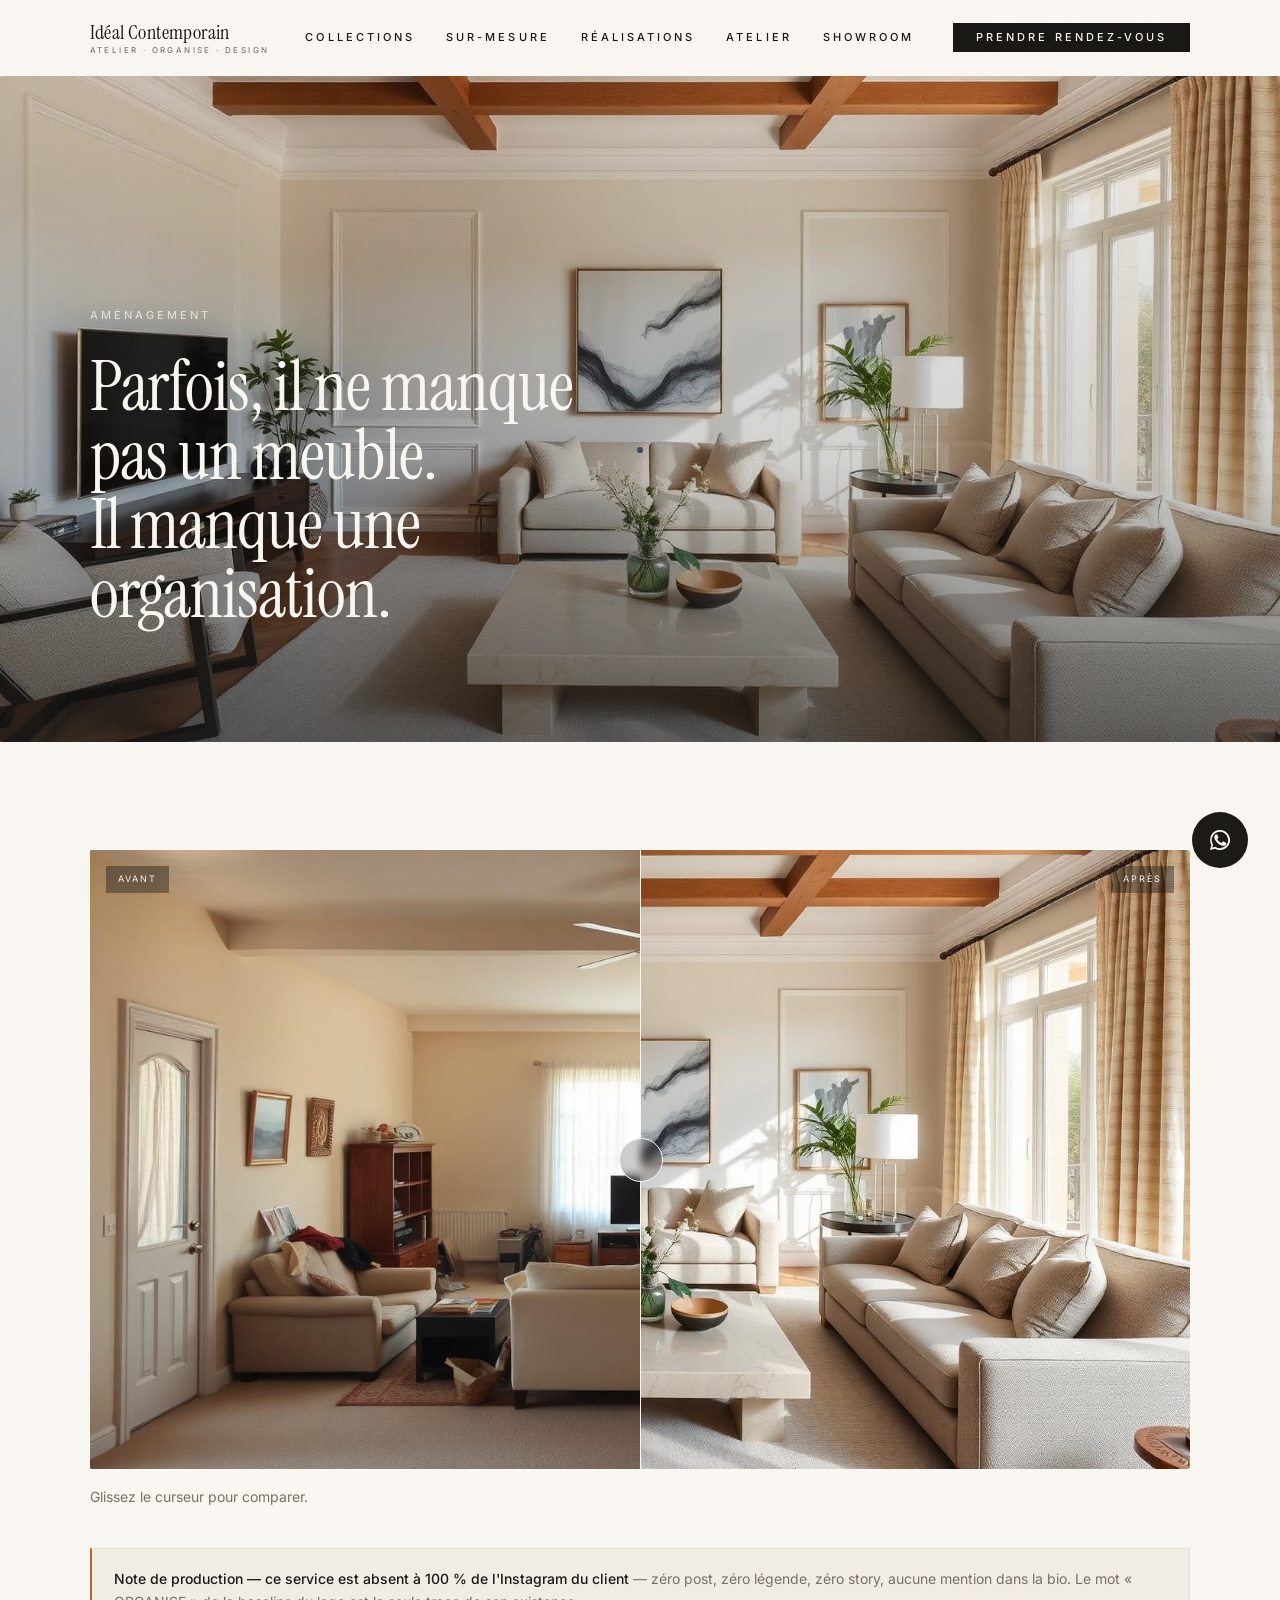
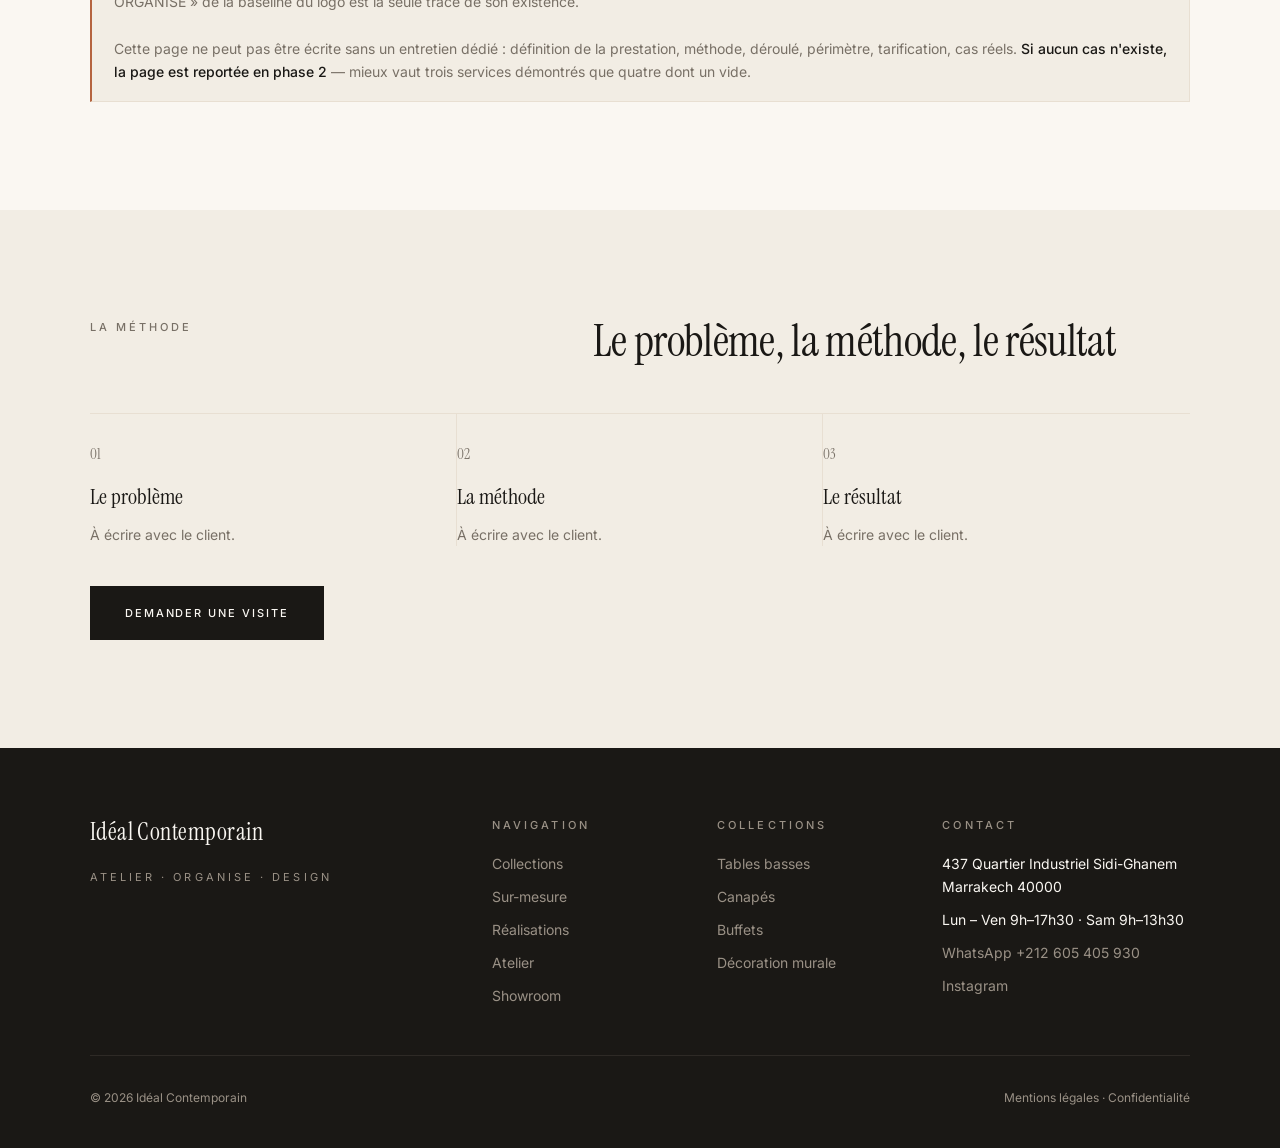
<file: amenagement.html>
<!DOCTYPE html>
<html lang="fr">
<head>
<meta charset="utf-8">
<meta name="viewport" content="width=device-width, initial-scale=1">
<title>Réorganisation d'espace — Idéal Contemporain, Marrakech</title>
<meta name="description" content="Réorganisation et optimisation d'espace à Marrakech.">
<meta property="og:title" content="Réorganisation d'espace — Idéal Contemporain, Marrakech">
<meta property="og:description" content="Réorganisation et optimisation d'espace à Marrakech.">
<meta property="og:locale" content="fr_FR">
<link rel="stylesheet" href="assets/css/main.css">
</head>
<body>

<header class="header header--solid">
  <div class="header__inner">
    <a class="brand" href="index.html">Idéal Contemporain<small>Atelier · Organise · Design</small></a>
    <button class="burger" aria-label="Menu" aria-expanded="false"><span></span></button>
    <nav class="nav">
      <a href="collections.html">Collections</a>
      <a href="sur-mesure.html">Sur-mesure</a>
      <a href="realisations.html">Réalisations</a>
      <a href="atelier.html">Atelier</a>
      <a href="showroom.html">Showroom</a>
      <a class="btn btn--sm nav__cta" href="contact.html">Prendre rendez-vous</a>
    </nav>
  </div>
</header>

<main style="padding-top:var(--header-h)">
<section class="hero hero--inner">
  <div class="hero__bg"><div class="ph" style="height:100%"><img src="assets/img/hero-amenagement.jpg" alt="Espace réorganisé" onload="this.classList.add('is-loaded')" onerror="this.remove()"></div></div>
  <div class="hero__content">
    <span class="label">Aménagement</span>
    <h1 class="hero__title" data-words>Parfois, il ne manque pas un meuble.<br>Il manque une organisation.</h1>
    
  </div>
</section>

<section class="section">
  <div class="wrap">
    <div class="reveal">
      <div class="compare" data-cursor="Glisser">
        <div class="compare__after ph"><img src="assets/img/apres.jpg" alt="Après" loading="lazy" onload="this.classList.add('is-loaded')" onerror="this.remove()"><span class="ph__label">Photo · Après</span></div>
        <div class="compare__before ph ph--acier"><img src="assets/img/avant.jpg" alt="Avant" loading="lazy" onload="this.classList.add('is-loaded')" onerror="this.remove()"><span class="ph__label">Photo · Avant</span></div>
        <span class="compare__tag compare__tag--l">Avant</span>
        <span class="compare__tag compare__tag--r">Après</span>
        <div class="compare__handle"></div>
      </div>
      <p class="small" style="margin-top:1rem">Glissez le curseur pour comparer.</p>
    </div>

    <div class="prodnote reveal" style="margin-top:2.5rem"><strong>Note de production —</strong> <strong>ce service est absent à 100 % de l'Instagram du client</strong> — zéro post, zéro légende, zéro story, aucune mention dans la bio. Le mot « ORGANISE » de la baseline du logo est la seule trace de son existence.<br><br>Cette page ne peut pas être écrite sans un entretien dédié : définition de la prestation, méthode, déroulé, périmètre, tarification, cas réels. <strong>Si aucun cas n'existe, la page est reportée en phase 2</strong> — mieux vaut trois services démontrés que quatre dont un vide.</div>

  </div>
</section>

<section class="section section--alt">
  <div class="wrap">
    <div class="split reveal" style="margin-bottom:3rem">
      <div><span class="label">La méthode</span></div>
      <div><h2>Le problème, la méthode, le résultat</h2></div>
    </div>
    <div class="steps reveal" style="grid-template-columns:repeat(3,1fr)">
      <div><span class="steps__num">01</span><span class="steps__title">Le problème</span><p class="small">À écrire avec le client.</p></div>
      <div><span class="steps__num">02</span><span class="steps__title">La méthode</span><p class="small">À écrire avec le client.</p></div>
      <div><span class="steps__num">03</span><span class="steps__title">Le résultat</span><p class="small">À écrire avec le client.</p></div>
    </div>
    <div class="btn-row reveal">
      <a class="btn" href="contact.html">Demander une visite</a>
    </div>
  </div>
</section>
</main>

<footer class="footer">
  <div class="wrap">
    <div class="footer__grid">
      <div>
        <span class="brand" style="font-size:1.5rem">Idéal Contemporain</span>
        <p class="footer__baseline">Atelier · Organise · Design</p>
      </div>
      <div>
        <h4>Navigation</h4>
        <ul>
          <li><a href="collections.html">Collections</a></li>
          <li><a href="sur-mesure.html">Sur-mesure</a></li>
          <li><a href="realisations.html">Réalisations</a></li>
          <li><a href="atelier.html">Atelier</a></li>
          <li><a href="showroom.html">Showroom</a></li>
        </ul>
      </div>
      <div>
        <h4>Collections</h4>
        <ul>
          <li><a href="collections.html">Tables basses</a></li>
          <li><a href="collections.html">Canapés</a></li>
          <li><a href="collections.html">Buffets</a></li>
          <li><a href="collections.html">Décoration murale</a></li>
        </ul>
      </div>
      <div>
        <h4>Contact</h4>
        <ul>
          <li>437 Quartier Industriel Sidi-Ghanem<br>Marrakech 40000</li>
          <li>Lun – Ven 9h–17h30 · Sam 9h–13h30</li>
          <li><a href="https://wa.me/212605405930">WhatsApp +212 605 405 930</a></li>
          <li><a href="https://www.instagram.com/ideal.contemporain/">Instagram</a></li>
        </ul>
      </div>
    </div>
    <div class="footer__bottom">
      <span>© <span data-year>2026</span> Idéal Contemporain</span>
      <span><a href="mentions-legales.html">Mentions légales</a> · <a href="mentions-legales.html">Confidentialité</a></span>
    </div>
  </div>
</footer>

<a class="wa" href="https://wa.me/212605405930?text=Bonjour%2C%20je%20vous%20%C3%A9cris%20depuis%20votre%20site." aria-label="Écrire sur WhatsApp" data-cursor="WhatsApp"><svg viewBox="0 0 24 24"><path d="M17.5 14.4c-.3-.2-1.7-.9-2-1-.3-.1-.5-.1-.7.1-.2.3-.7 1-.9 1.2-.2.2-.3.2-.6.1-.3-.2-1.2-.5-2.3-1.4-.9-.8-1.4-1.7-1.6-2-.2-.3 0-.5.1-.6l.5-.5c.1-.2.2-.3.3-.5 0-.2 0-.4 0-.5 0-.2-.7-1.6-.9-2.2-.2-.6-.5-.5-.7-.5h-.6c-.2 0-.5.1-.8.4-.3.3-1 1-1 2.5s1.1 2.9 1.2 3.1c.1.2 2.1 3.2 5 4.5.7.3 1.3.5 1.7.6.7.2 1.4.2 1.9.1.6-.1 1.7-.7 2-1.4.2-.7.2-1.2.2-1.4-.1-.1-.3-.2-.6-.3M12 2a10 10 0 0 0-8.6 15L2 22l5.1-1.3A10 10 0 1 0 12 2m0 18.2c-1.6 0-3.1-.4-4.4-1.2l-.3-.2-3 .8.8-3-.2-.3a8.2 8.2 0 1 1 7.1 3.9"/></svg></a>

<div class="grain" aria-hidden="true"></div>
<script src="assets/js/site.js"></script>
</body>
</html>
</file>
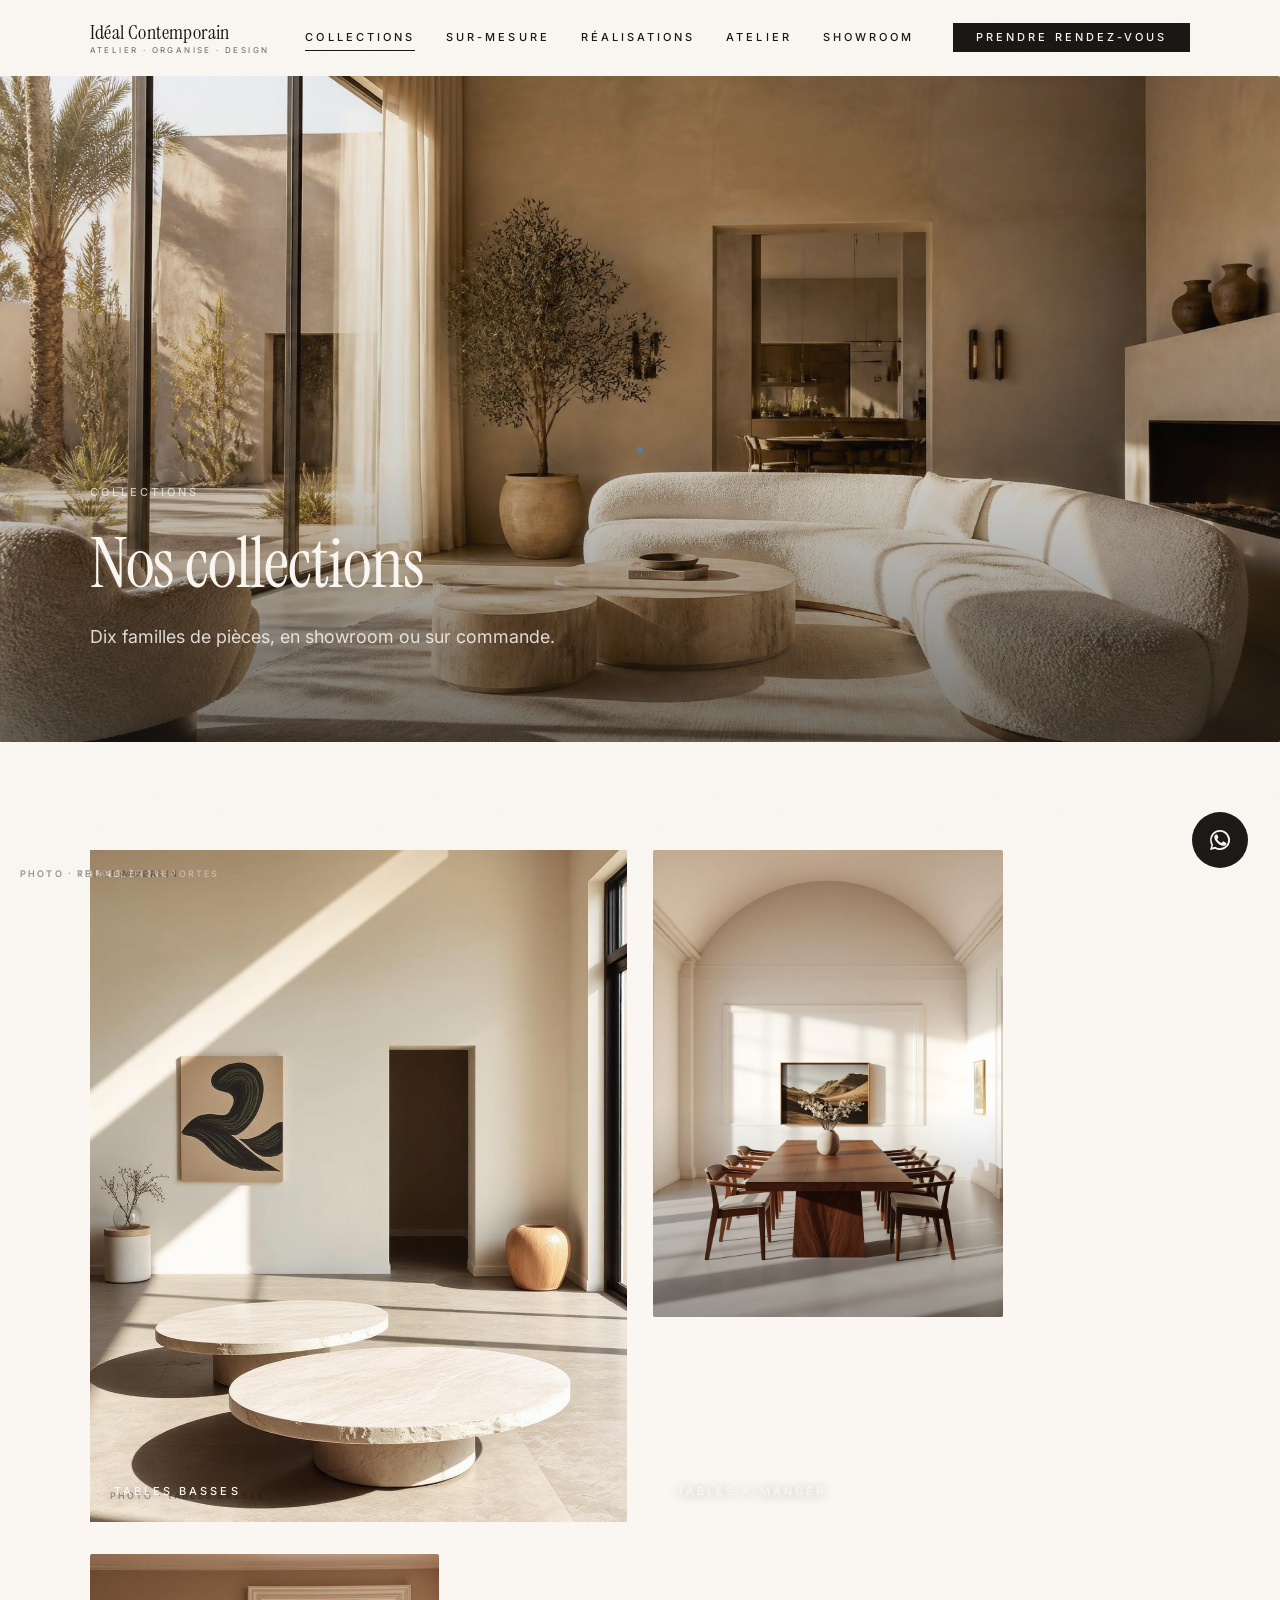
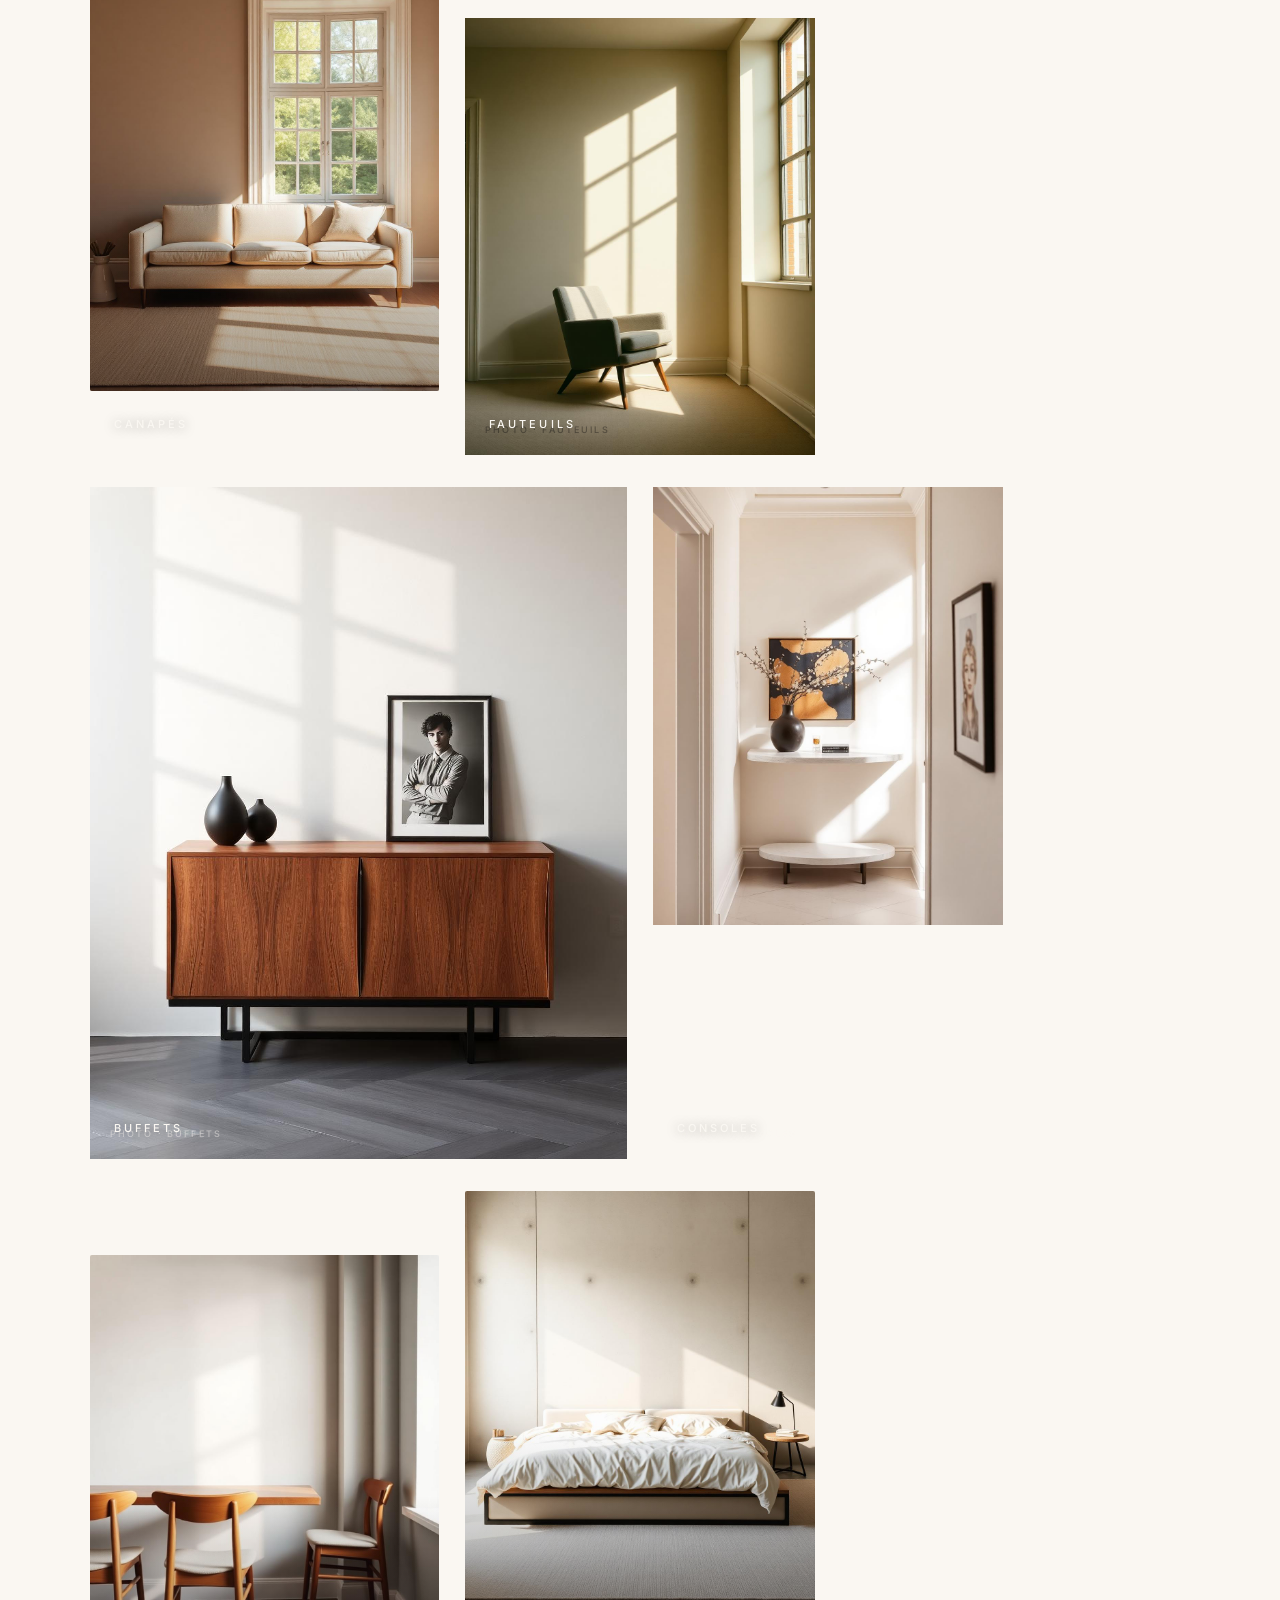
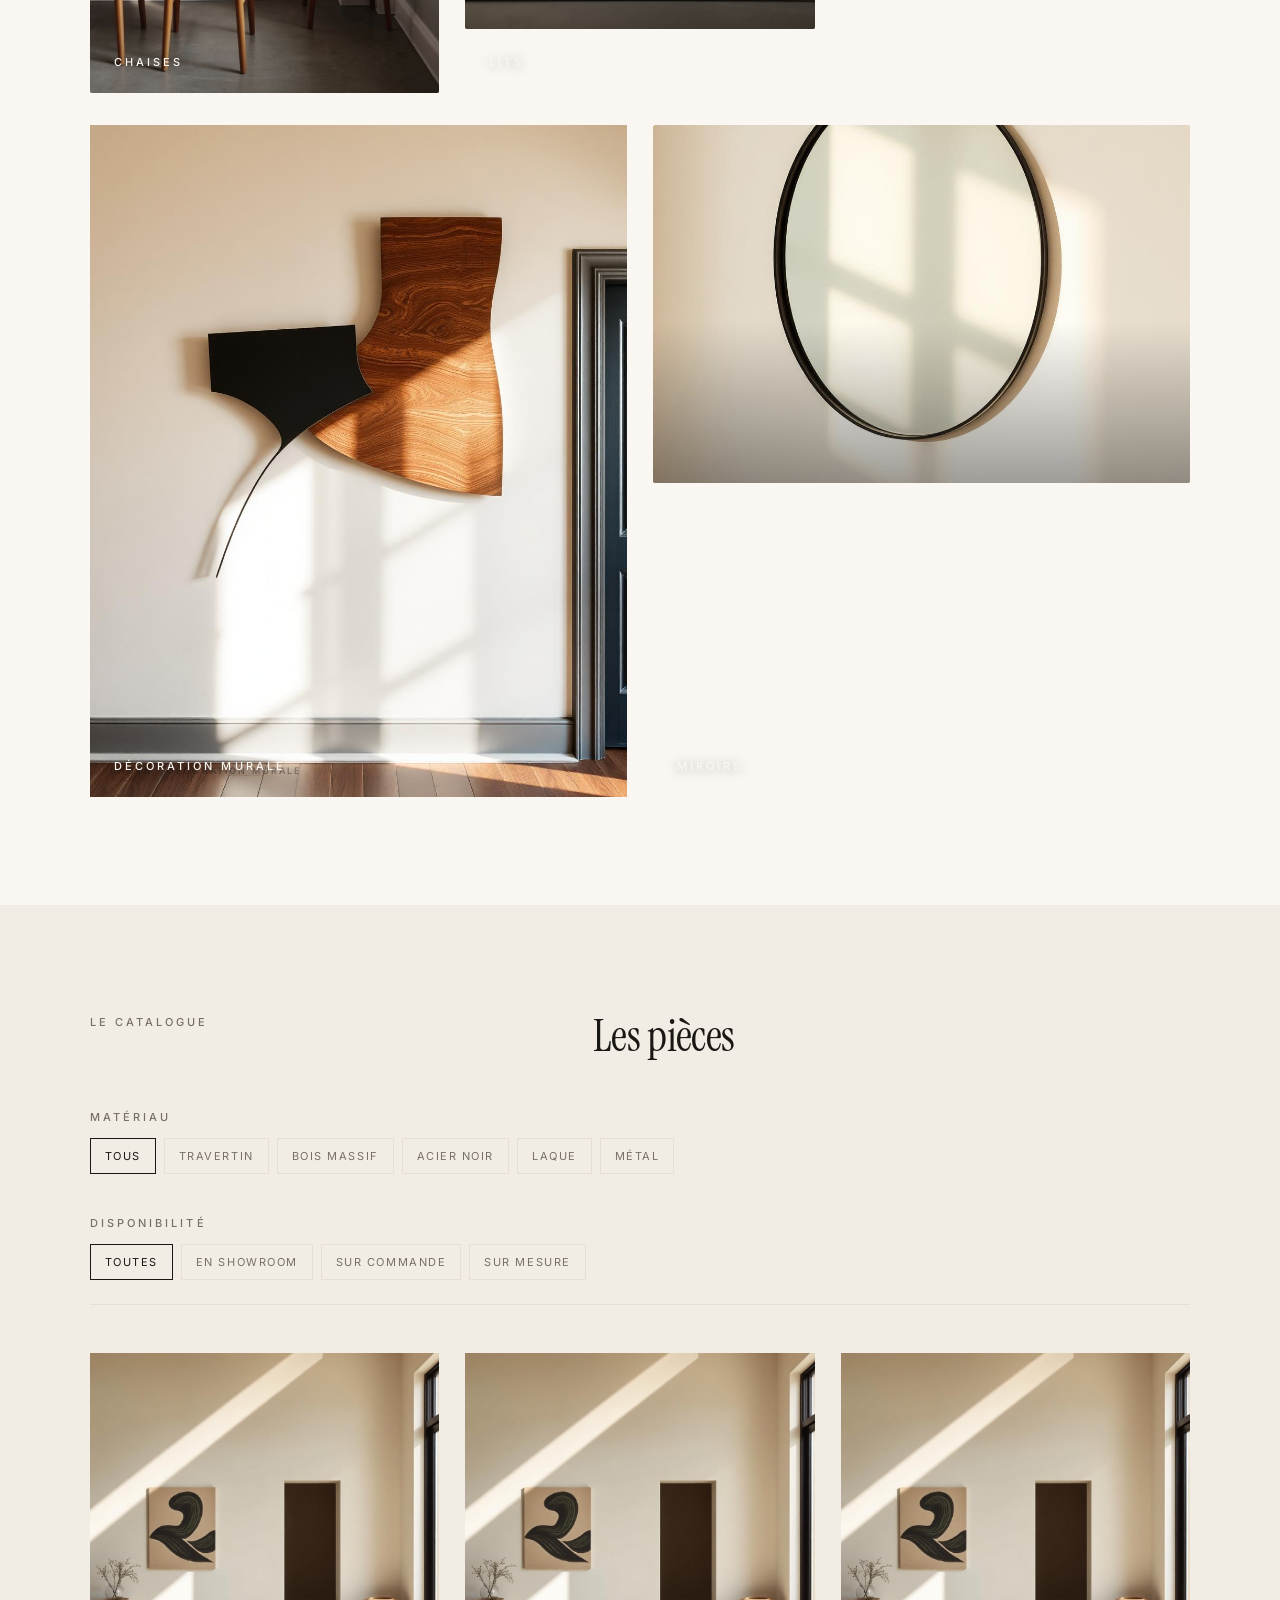
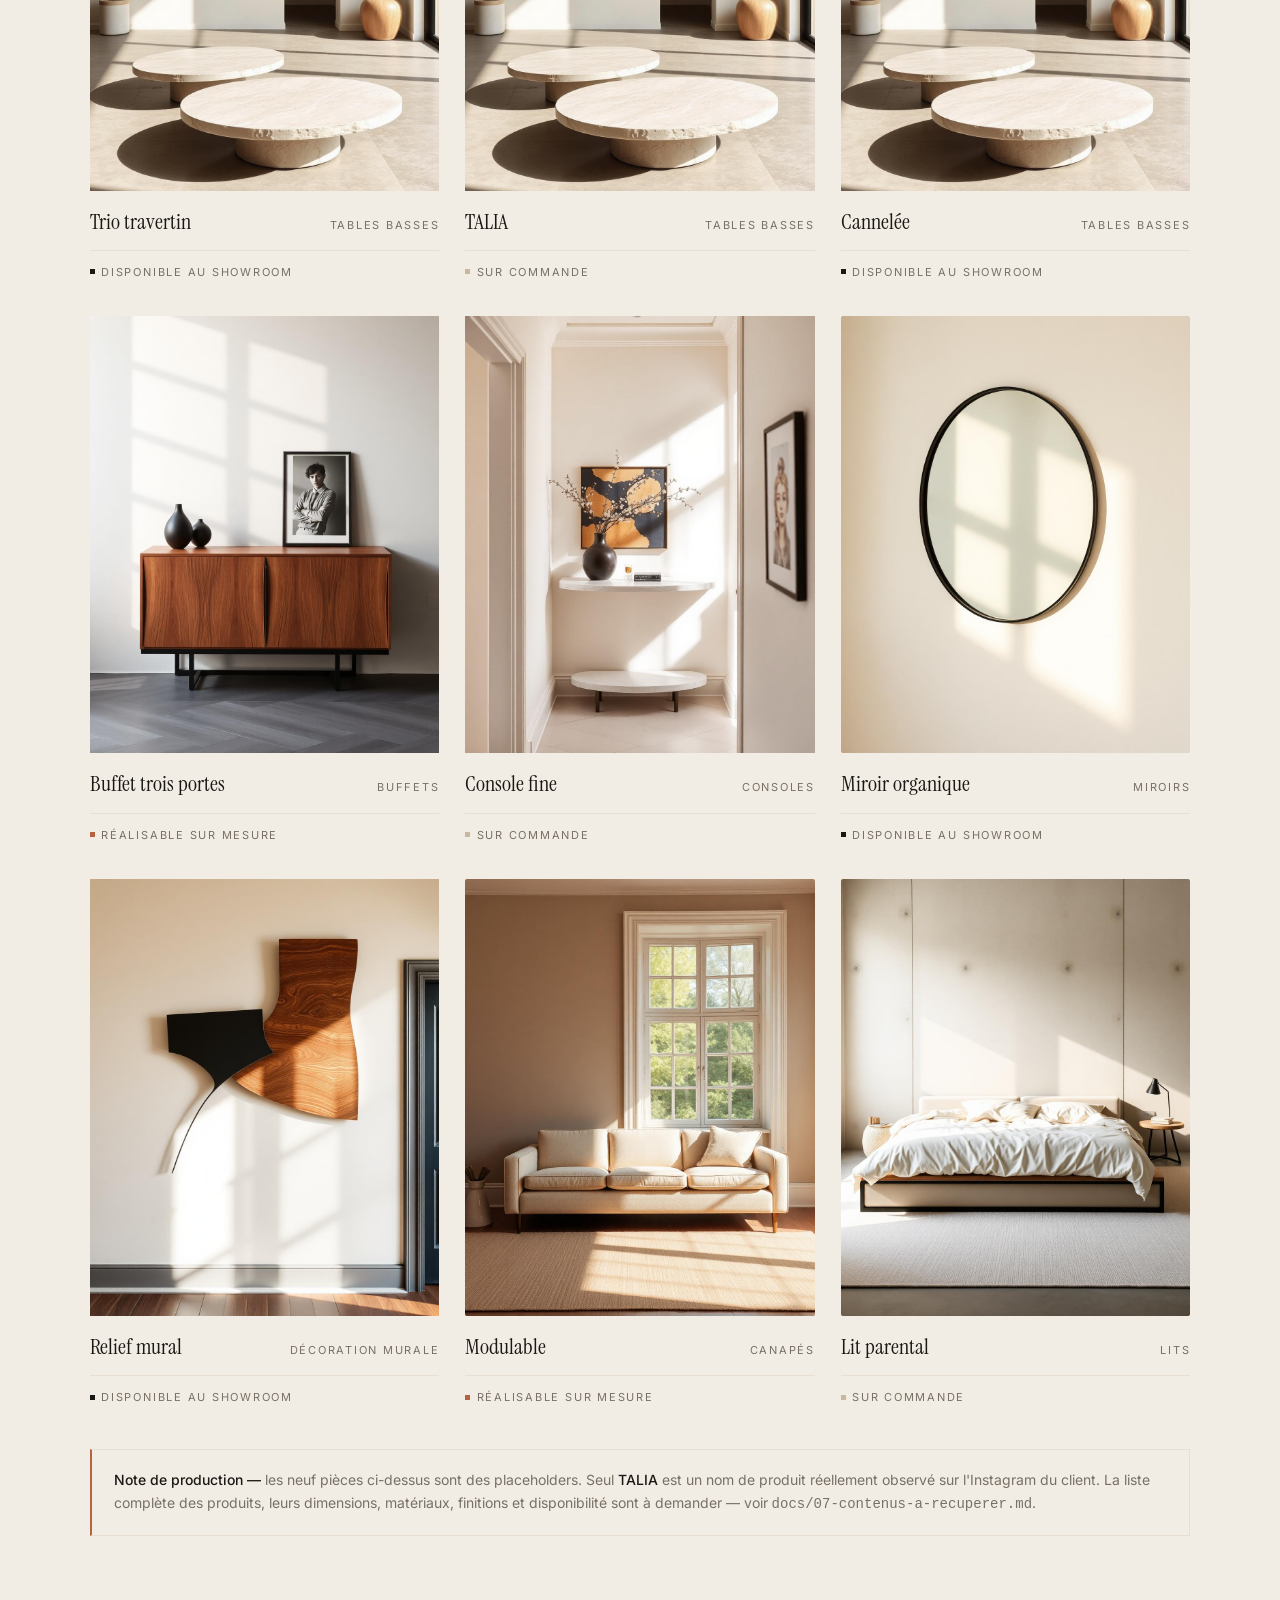
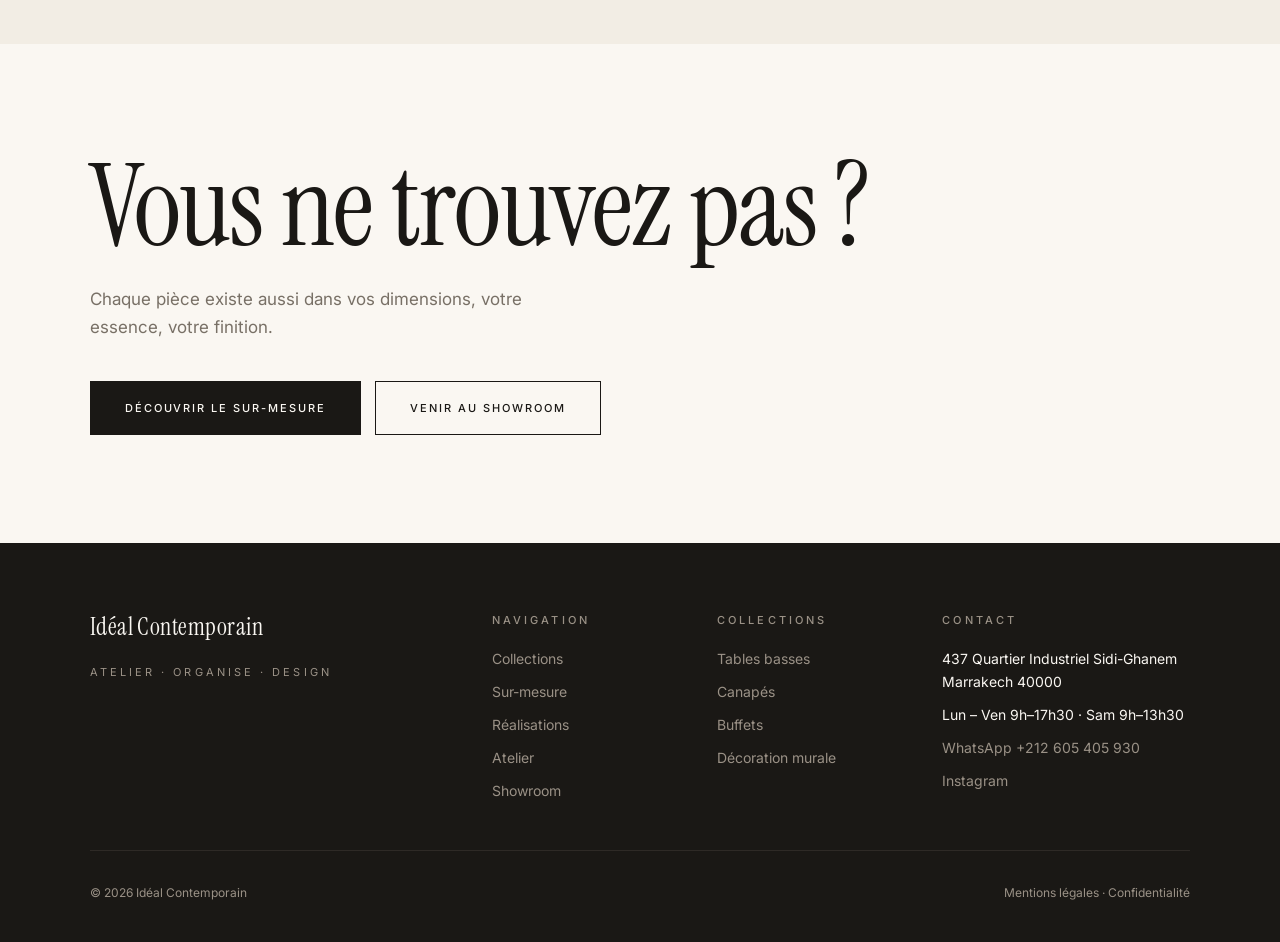
<file: collections.html>
<!DOCTYPE html>
<html lang="fr">
<head>
<meta charset="utf-8">
<meta name="viewport" content="width=device-width, initial-scale=1">
<title>Collections — Idéal Contemporain, Marrakech</title>
<meta name="description" content="Dix familles de pièces : tables basses, tables à manger, canapés, fauteuils, chaises, lits, buffets, consoles, décoration murale, miroirs.">
<meta property="og:title" content="Collections — Idéal Contemporain, Marrakech">
<meta property="og:description" content="Dix familles de pièces : tables basses, tables à manger, canapés, fauteuils, chaises, lits, buffets, consoles, décoration murale, miroirs.">
<meta property="og:locale" content="fr_FR">
<link rel="stylesheet" href="assets/css/main.css">
</head>
<body>

<header class="header header--solid">
  <div class="header__inner">
    <a class="brand" href="index.html">Idéal Contemporain<small>Atelier · Organise · Design</small></a>
    <button class="burger" aria-label="Menu" aria-expanded="false"><span></span></button>
    <nav class="nav">
      <a href="collections.html" aria-current="page">Collections</a>
      <a href="sur-mesure.html">Sur-mesure</a>
      <a href="realisations.html">Réalisations</a>
      <a href="atelier.html">Atelier</a>
      <a href="showroom.html">Showroom</a>
      <a class="btn btn--sm nav__cta" href="contact.html">Prendre rendez-vous</a>
    </nav>
  </div>
</header>

<main style="padding-top:var(--header-h)">
<section class="hero hero--inner">
  <div class="hero__bg"><div class="ph" style="height:100%"><img src="assets/img/hero-collections.jpg" alt="Pièces du catalogue en situation" onload="this.classList.add('is-loaded')" onerror="this.remove()"></div></div>
  <div class="hero__content">
    <span class="label">Collections</span>
    <h1 class="hero__title" data-words>Nos collections</h1>
    <p class="hero__sub">Dix familles de pièces, en showroom ou sur commande.</p>
  </div>
</section>

<section class="section">
  <div class="wrap">
    <div class="egrid">
      <a class="card card--overlay e-half reveal" data-cursor="Voir" href="#catalogue">
        <div class="ph--travertin r-cat"><img src="assets/img/tables-basses.jpg" alt="Tables basses" loading="lazy" onload="this.classList.add('is-loaded')" onerror="this.remove()"><span class="ph__label">Photo · Tables basses</span></div>
        <span class="card__title">Tables basses</span>
      </a>
      <a class="card card--overlay  reveal" data-cursor="Voir" href="#catalogue">
        <div class="ph r-tall"><img src="assets/img/tables-a-manger.jpg" alt="Tables à manger" loading="lazy" onload="this.classList.add('is-loaded')" onerror="this.remove()"><span class="ph__label">Photo · Tables à manger</span></div>
        <span class="card__title">Tables à manger</span>
      </a>
      <a class="card card--overlay  reveal" data-cursor="Voir" href="#catalogue">
        <div class="ph r-cat"><img src="assets/img/canapes.jpg" alt="Canapés" loading="lazy" onload="this.classList.add('is-loaded')" onerror="this.remove()"><span class="ph__label">Photo · Canapés</span></div>
        <span class="card__title">Canapés</span>
      </a>
      <a class="card card--overlay e-push reveal" data-cursor="Voir" href="#catalogue">
        <div class="ph--terre r-cat"><img src="assets/img/fauteuils.jpg" alt="Fauteuils" loading="lazy" onload="this.classList.add('is-loaded')" onerror="this.remove()"><span class="ph__label">Photo · Fauteuils</span></div>
        <span class="card__title">Fauteuils</span>
      </a>
      <a class="card card--overlay e-half reveal" data-cursor="Voir" href="#catalogue">
        <div class="ph--noyer r-ctx"><img src="assets/img/buffets.jpg" alt="Buffets" loading="lazy" onload="this.classList.add('is-loaded')" onerror="this.remove()"><span class="ph__label">Photo · Buffets</span></div>
        <span class="card__title">Buffets</span>
      </a>
      <a class="card card--overlay  reveal" data-cursor="Voir" href="#catalogue">
        <div class="ph--acier r-cat"><img src="assets/img/consoles.jpg" alt="Consoles" loading="lazy" onload="this.classList.add('is-loaded')" onerror="this.remove()"><span class="ph__label">Photo · Consoles</span></div>
        <span class="card__title">Consoles</span>
      </a>
      <a class="card card--overlay e-push reveal" data-cursor="Voir" href="#catalogue">
        <div class="ph r-cat"><img src="assets/img/chaises.jpg" alt="Chaises" loading="lazy" onload="this.classList.add('is-loaded')" onerror="this.remove()"><span class="ph__label">Photo · Chaises</span></div>
        <span class="card__title">Chaises</span>
      </a>
      <a class="card card--overlay  reveal" data-cursor="Voir" href="#catalogue">
        <div class="ph r-cat"><img src="assets/img/lits.jpg" alt="Lits" loading="lazy" onload="this.classList.add('is-loaded')" onerror="this.remove()"><span class="ph__label">Photo · Lits</span></div>
        <span class="card__title">Lits</span>
      </a>
      <a class="card card--overlay e-half reveal" data-cursor="Voir" href="#catalogue">
        <div class="ph--terre r-ctx"><img src="assets/img/decoration-murale.jpg" alt="Décoration murale" loading="lazy" onload="this.classList.add('is-loaded')" onerror="this.remove()"><span class="ph__label">Photo · Décoration murale</span></div>
        <span class="card__title">Décoration murale</span>
      </a>
      <a class="card card--overlay e-half reveal" data-cursor="Voir" href="#catalogue">
        <div class="ph r-ctx"><img src="assets/img/miroirs.jpg" alt="Miroirs" loading="lazy" onload="this.classList.add('is-loaded')" onerror="this.remove()"><span class="ph__label">Photo · Miroirs</span></div>
        <span class="card__title">Miroirs</span>
      </a>
    </div>
  </div>
</section>

<section class="section section--alt" id="catalogue">
  <div class="wrap">
    <div class="split reveal" style="margin-bottom:3rem">
      <div><span class="label">Le catalogue</span></div>
      <div><h2>Les pièces</h2></div>
    </div>

    <div style="display:flex;flex-wrap:wrap;gap:2.5rem;padding-bottom:1.5rem;border-bottom:1px solid var(--border);margin-bottom:3rem" class="reveal">
      <div data-filter-group="mat">
        <span class="label" style="margin-bottom:.75rem">Matériau</span>
        <div class="choices">
          <button class="choice" data-value="tous" aria-pressed="true">Tous</button>
          <button class="choice" data-value="travertin" aria-pressed="false">Travertin</button>
          <button class="choice" data-value="bois" aria-pressed="false">Bois massif</button>
          <button class="choice" data-value="acier" aria-pressed="false">Acier noir</button>
          <button class="choice" data-value="laque" aria-pressed="false">Laque</button>
          <button class="choice" data-value="metal" aria-pressed="false">Métal</button>
        </div>
      </div>
      <div data-filter-group="dispo">
        <span class="label" style="margin-bottom:.75rem">Disponibilité</span>
        <div class="choices">
          <button class="choice" data-value="tous" aria-pressed="true">Toutes</button>
          <button class="choice" data-value="showroom" aria-pressed="false">En showroom</button>
          <button class="choice" data-value="commande" aria-pressed="false">Sur commande</button>
          <button class="choice" data-value="mesure" aria-pressed="false">Sur mesure</button>
        </div>
      </div>
    </div>

    <div class="egrid">
      <a class="card reveal" data-item data-mat="travertin acier" data-dispo="showroom" data-cursor="Voir" href="#">
        <div class="ph--travertin r-cat"><img src="assets/img/trio-travertin.jpg" alt="Trio travertin" loading="lazy" onload="this.classList.add('is-loaded')" onerror="this.remove()"><span class="ph__label">Photo · Trio travertin</span></div>
        <div class="card__meta"><span class="card__name">Trio travertin</span><span class="card__tag">Tables basses</span></div>
        <span class="status status--showroom" style="margin-top:.75rem">Disponible au showroom</span>
      </a>
      <a class="card reveal" data-item data-mat="bois" data-dispo="commande" data-cursor="Voir" href="#">
        <div class="ph--noyer r-cat"><img src="assets/img/talia.jpg" alt="TALIA" loading="lazy" onload="this.classList.add('is-loaded')" onerror="this.remove()"><span class="ph__label">Photo · TALIA</span></div>
        <div class="card__meta"><span class="card__name">TALIA</span><span class="card__tag">Tables basses</span></div>
        <span class="status status--commande" style="margin-top:.75rem">Sur commande</span>
      </a>
      <a class="card reveal" data-item data-mat="acier" data-dispo="showroom" data-cursor="Voir" href="#">
        <div class="ph--acier r-cat"><img src="assets/img/cannelee.jpg" alt="Cannelée" loading="lazy" onload="this.classList.add('is-loaded')" onerror="this.remove()"><span class="ph__label">Photo · Cannelée</span></div>
        <div class="card__meta"><span class="card__name">Cannelée</span><span class="card__tag">Tables basses</span></div>
        <span class="status status--showroom" style="margin-top:.75rem">Disponible au showroom</span>
      </a>
      <a class="card reveal" data-item data-mat="bois metal" data-dispo="mesure" data-cursor="Voir" href="#">
        <div class="ph--noyer r-cat"><img src="assets/img/buffet-trois-portes.jpg" alt="Buffet trois portes" loading="lazy" onload="this.classList.add('is-loaded')" onerror="this.remove()"><span class="ph__label">Photo · Buffet trois portes</span></div>
        <div class="card__meta"><span class="card__name">Buffet trois portes</span><span class="card__tag">Buffets</span></div>
        <span class="status status--mesure" style="margin-top:.75rem">Réalisable sur mesure</span>
      </a>
      <a class="card reveal" data-item data-mat="acier" data-dispo="commande" data-cursor="Voir" href="#">
        <div class="ph--acier r-cat"><img src="assets/img/console-fine.jpg" alt="Console fine" loading="lazy" onload="this.classList.add('is-loaded')" onerror="this.remove()"><span class="ph__label">Photo · Console fine</span></div>
        <div class="card__meta"><span class="card__name">Console fine</span><span class="card__tag">Consoles</span></div>
        <span class="status status--commande" style="margin-top:.75rem">Sur commande</span>
      </a>
      <a class="card reveal" data-item data-mat="metal" data-dispo="showroom" data-cursor="Voir" href="#">
        <div class="ph r-cat"><img src="assets/img/miroir-organique.jpg" alt="Miroir organique" loading="lazy" onload="this.classList.add('is-loaded')" onerror="this.remove()"><span class="ph__label">Photo · Miroir organique</span></div>
        <div class="card__meta"><span class="card__name">Miroir organique</span><span class="card__tag">Miroirs</span></div>
        <span class="status status--showroom" style="margin-top:.75rem">Disponible au showroom</span>
      </a>
      <a class="card reveal" data-item data-mat="laque" data-dispo="showroom" data-cursor="Voir" href="#">
        <div class="ph--terre r-cat"><img src="assets/img/relief-mural.jpg" alt="Relief mural" loading="lazy" onload="this.classList.add('is-loaded')" onerror="this.remove()"><span class="ph__label">Photo · Relief mural</span></div>
        <div class="card__meta"><span class="card__name">Relief mural</span><span class="card__tag">Décoration murale</span></div>
        <span class="status status--showroom" style="margin-top:.75rem">Disponible au showroom</span>
      </a>
      <a class="card reveal" data-item data-mat="tissu" data-dispo="mesure" data-cursor="Voir" href="#">
        <div class="ph r-cat"><img src="assets/img/modulable.jpg" alt="Modulable" loading="lazy" onload="this.classList.add('is-loaded')" onerror="this.remove()"><span class="ph__label">Photo · Modulable</span></div>
        <div class="card__meta"><span class="card__name">Modulable</span><span class="card__tag">Canapés</span></div>
        <span class="status status--mesure" style="margin-top:.75rem">Réalisable sur mesure</span>
      </a>
      <a class="card reveal" data-item data-mat="tissu bois" data-dispo="commande" data-cursor="Voir" href="#">
        <div class="ph r-cat"><img src="assets/img/lit-parental.jpg" alt="Lit parental" loading="lazy" onload="this.classList.add('is-loaded')" onerror="this.remove()"><span class="ph__label">Photo · Lit parental</span></div>
        <div class="card__meta"><span class="card__name">Lit parental</span><span class="card__tag">Lits</span></div>
        <span class="status status--commande" style="margin-top:.75rem">Sur commande</span>
      </a>
    </div>

    <div class="prodnote reveal" style="margin-top:2.5rem"><strong>Note de production —</strong> les neuf pièces ci-dessus sont des placeholders. Seul <strong>TALIA</strong> est un nom de produit réellement observé sur l'Instagram du client. La liste complète des produits, leurs dimensions, matériaux, finitions et disponibilité sont à demander — voir <code>docs/07-contenus-a-recuperer.md</code>.</div>
  </div>
</section>

<section class="section">
  <div class="wrap">
    <div class="reveal">
      <h2 class="display" data-words>Vous ne trouvez pas ?</h2>
      <p class="muted" style="margin-top:1.5rem;max-width:44ch">
        Chaque pièce existe aussi dans vos dimensions, votre essence, votre finition.
      </p>
      <div class="btn-row">
        <a class="btn" href="sur-mesure.html">Découvrir le sur-mesure</a>
        <a class="btn btn--outline" href="showroom.html">Venir au showroom</a>
      </div>
    </div>
  </div>
</section>
</main>

<footer class="footer">
  <div class="wrap">
    <div class="footer__grid">
      <div>
        <span class="brand" style="font-size:1.5rem">Idéal Contemporain</span>
        <p class="footer__baseline">Atelier · Organise · Design</p>
      </div>
      <div>
        <h4>Navigation</h4>
        <ul>
          <li><a href="collections.html">Collections</a></li>
          <li><a href="sur-mesure.html">Sur-mesure</a></li>
          <li><a href="realisations.html">Réalisations</a></li>
          <li><a href="atelier.html">Atelier</a></li>
          <li><a href="showroom.html">Showroom</a></li>
        </ul>
      </div>
      <div>
        <h4>Collections</h4>
        <ul>
          <li><a href="collections.html">Tables basses</a></li>
          <li><a href="collections.html">Canapés</a></li>
          <li><a href="collections.html">Buffets</a></li>
          <li><a href="collections.html">Décoration murale</a></li>
        </ul>
      </div>
      <div>
        <h4>Contact</h4>
        <ul>
          <li>437 Quartier Industriel Sidi-Ghanem<br>Marrakech 40000</li>
          <li>Lun – Ven 9h–17h30 · Sam 9h–13h30</li>
          <li><a href="https://wa.me/212605405930">WhatsApp +212 605 405 930</a></li>
          <li><a href="https://www.instagram.com/ideal.contemporain/">Instagram</a></li>
        </ul>
      </div>
    </div>
    <div class="footer__bottom">
      <span>© <span data-year>2026</span> Idéal Contemporain</span>
      <span><a href="mentions-legales.html">Mentions légales</a> · <a href="mentions-legales.html">Confidentialité</a></span>
    </div>
  </div>
</footer>

<a class="wa" href="https://wa.me/212605405930?text=Bonjour%2C%20je%20vous%20%C3%A9cris%20depuis%20votre%20site." aria-label="Écrire sur WhatsApp" data-cursor="WhatsApp"><svg viewBox="0 0 24 24"><path d="M17.5 14.4c-.3-.2-1.7-.9-2-1-.3-.1-.5-.1-.7.1-.2.3-.7 1-.9 1.2-.2.2-.3.2-.6.1-.3-.2-1.2-.5-2.3-1.4-.9-.8-1.4-1.7-1.6-2-.2-.3 0-.5.1-.6l.5-.5c.1-.2.2-.3.3-.5 0-.2 0-.4 0-.5 0-.2-.7-1.6-.9-2.2-.2-.6-.5-.5-.7-.5h-.6c-.2 0-.5.1-.8.4-.3.3-1 1-1 2.5s1.1 2.9 1.2 3.1c.1.2 2.1 3.2 5 4.5.7.3 1.3.5 1.7.6.7.2 1.4.2 1.9.1.6-.1 1.7-.7 2-1.4.2-.7.2-1.2.2-1.4-.1-.1-.3-.2-.6-.3M12 2a10 10 0 0 0-8.6 15L2 22l5.1-1.3A10 10 0 1 0 12 2m0 18.2c-1.6 0-3.1-.4-4.4-1.2l-.3-.2-3 .8.8-3-.2-.3a8.2 8.2 0 1 1 7.1 3.9"/></svg></a>

<div class="grain" aria-hidden="true"></div>
<script src="assets/js/site.js"></script>
</body>
</html>
</file>
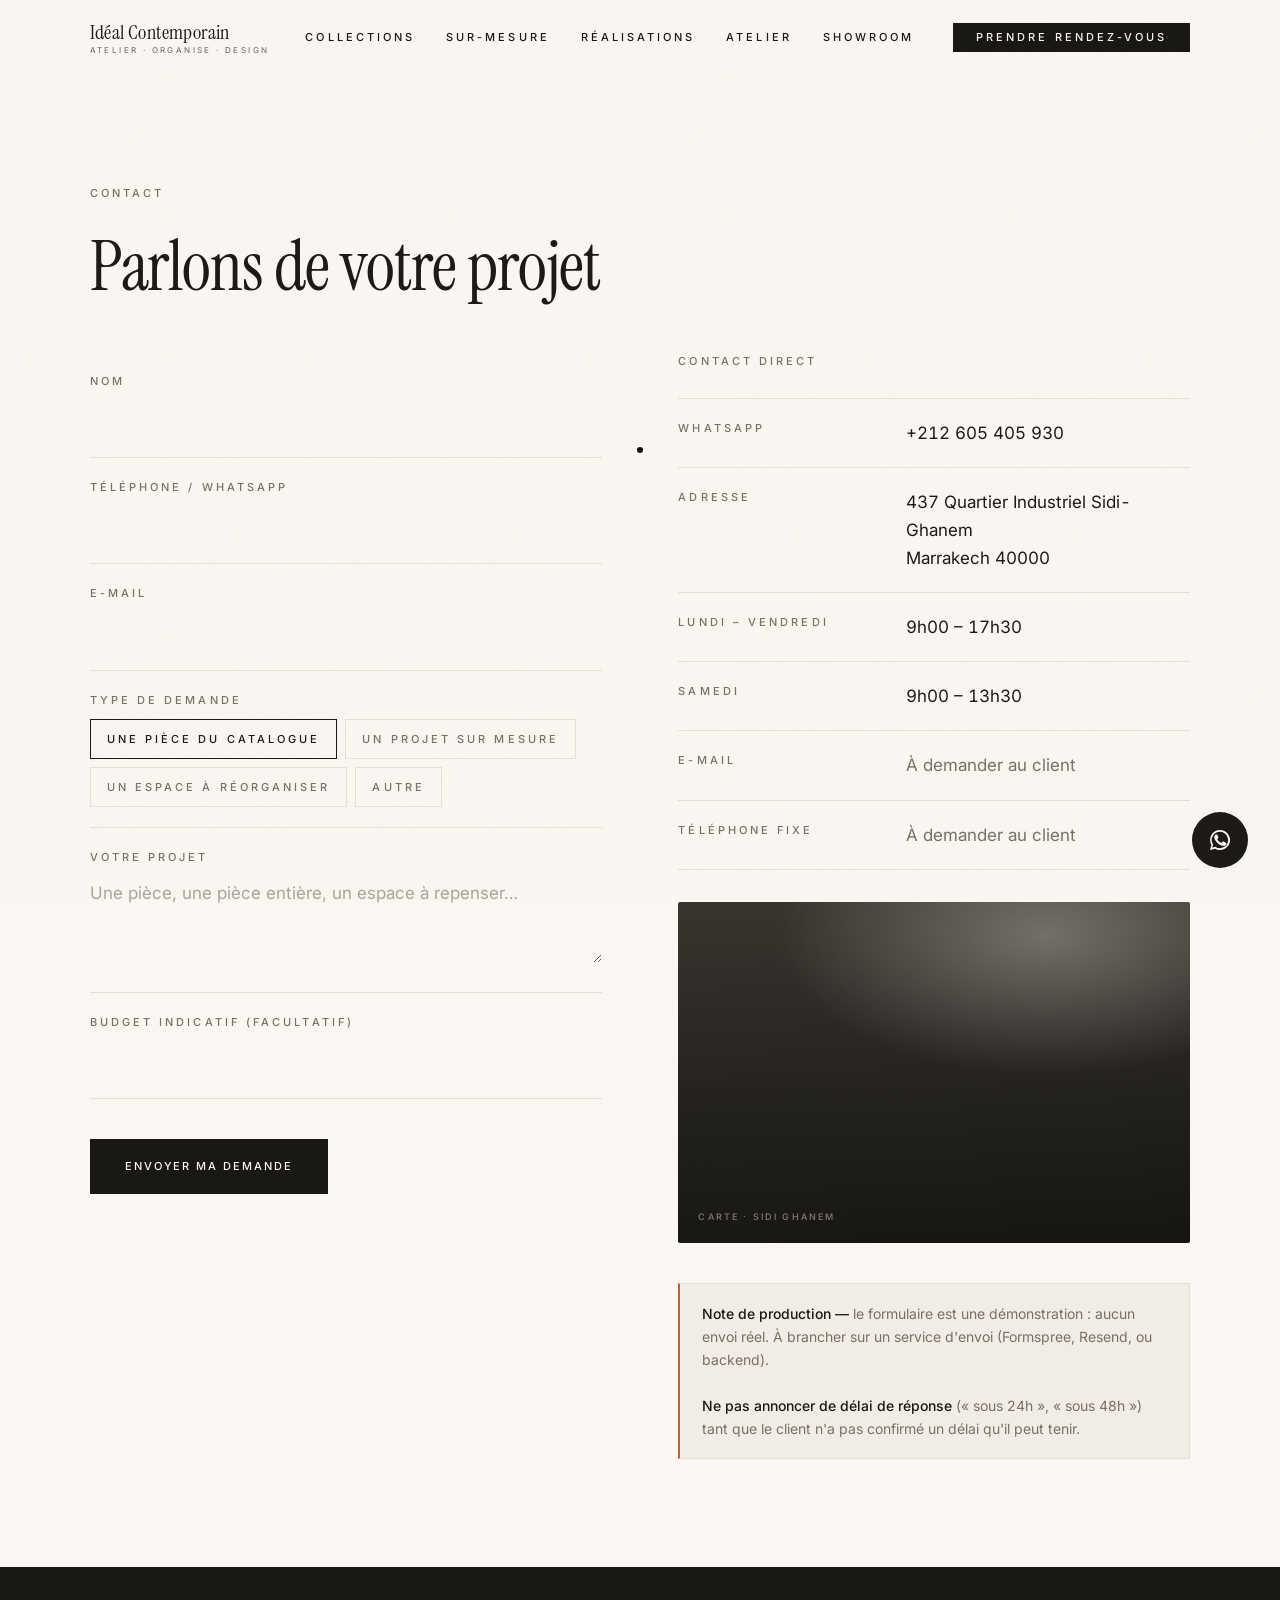
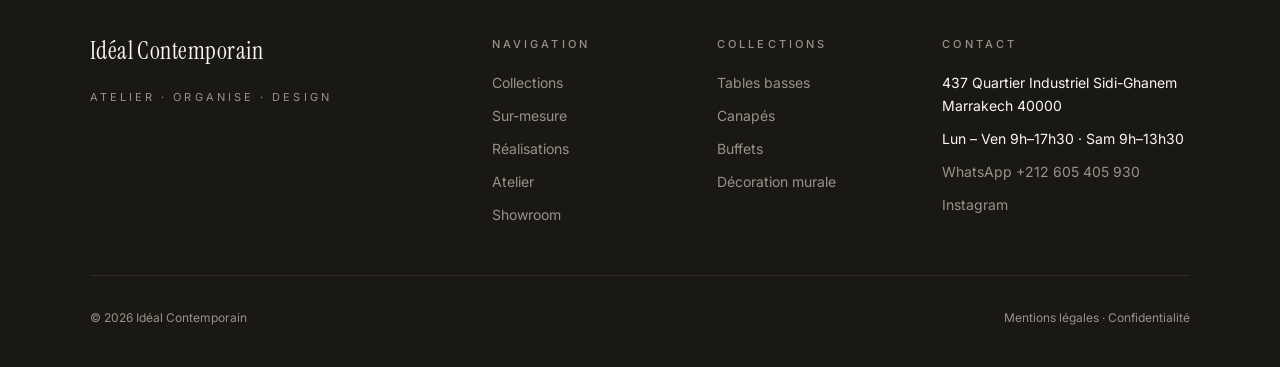
<file: contact.html>
<!DOCTYPE html>
<html lang="fr">
<head>
<meta charset="utf-8">
<meta name="viewport" content="width=device-width, initial-scale=1">
<title>Contact — Idéal Contemporain, Marrakech</title>
<meta name="description" content="Parlons de votre projet. Showroom 437 Quartier Industriel Sidi-Ghanem, Marrakech. WhatsApp +212 605 405 930.">
<meta property="og:title" content="Contact — Idéal Contemporain, Marrakech">
<meta property="og:description" content="Parlons de votre projet. Showroom 437 Quartier Industriel Sidi-Ghanem, Marrakech. WhatsApp +212 605 405 930.">
<meta property="og:locale" content="fr_FR">
<link rel="stylesheet" href="assets/css/main.css">
</head>
<body>

<header class="header header--solid">
  <div class="header__inner">
    <a class="brand" href="index.html">Idéal Contemporain<small>Atelier · Organise · Design</small></a>
    <button class="burger" aria-label="Menu" aria-expanded="false"><span></span></button>
    <nav class="nav">
      <a href="collections.html">Collections</a>
      <a href="sur-mesure.html">Sur-mesure</a>
      <a href="realisations.html">Réalisations</a>
      <a href="atelier.html">Atelier</a>
      <a href="showroom.html">Showroom</a>
      <a class="btn btn--sm nav__cta" href="contact.html">Prendre rendez-vous</a>
    </nav>
  </div>
</header>

<main style="padding-top:var(--header-h)">
<section class="section">
  <div class="wrap">
    <div style="margin-bottom:3rem">
      <span class="label">Contact</span>
      <h1 data-words>Parlons de votre projet</h1>
    </div>

    <div class="split split--even">
      <div class="reveal">
        <form class="form" data-demo>
          <div class="form__field">
            <label for="f-nom">Nom</label>
            <input type="text" id="f-nom" name="nom" required>
          </div>
          <div class="form__field">
            <label for="f-tel">Téléphone / WhatsApp</label>
            <input type="tel" id="f-tel" name="tel" required>
          </div>
          <div class="form__field">
            <label for="f-mail">E-mail</label>
            <input type="email" id="f-mail" name="email">
          </div>
          <div class="form__field">
            <label>Type de demande</label>
            <div class="radios">
              <label><input type="radio" name="type" value="catalogue" checked><span>Une pièce du catalogue</span></label>
              <label><input type="radio" name="type" value="mesure"><span>Un projet sur mesure</span></label>
              <label><input type="radio" name="type" value="espace"><span>Un espace à réorganiser</span></label>
              <label><input type="radio" name="type" value="autre"><span>Autre</span></label>
            </div>
          </div>
          <div class="form__field">
            <label for="f-projet">Votre projet</label>
            <textarea id="f-projet" name="projet" placeholder="Une pièce, une pièce entière, un espace à repenser…"></textarea>
          </div>
          <div class="form__field">
            <label for="f-budget">Budget indicatif (facultatif)</label>
            <input type="text" id="f-budget" name="budget">
          </div>
          <div class="btn-row">
            <button class="btn" type="submit">Envoyer ma demande</button>
          </div>
          <p class="small" data-form-msg hidden style="margin-top:1.5rem"></p>
        </form>
      </div>

      <div class="reveal reveal-delay-1">
        <span class="label">Contact direct</span>
        <dl class="facts">
          <div><dt>WhatsApp</dt><dd><a href="https://wa.me/212605405930">+212 605 405 930</a></dd></div>
          <div><dt>Adresse</dt><dd>437 Quartier Industriel Sidi-Ghanem<br>Marrakech 40000</dd></div>
          <div><dt>Lundi – Vendredi</dt><dd>9h00 – 17h30</dd></div>
          <div><dt>Samedi</dt><dd>9h00 – 13h30</dd></div>
          <div><dt>E-mail</dt><dd class="muted">À demander au client</dd></div>
          <div><dt>Téléphone fixe</dt><dd class="muted">À demander au client</dd></div>
        </dl>

        <div class="ph r-ctx ph--acier" style="margin-top:2rem"><span class="ph__label">Carte · Sidi Ghanem</span></div>

        <div class="prodnote reveal" style="margin-top:2.5rem"><strong>Note de production —</strong> le formulaire est une démonstration : aucun envoi réel. À brancher sur un service d'envoi (Formspree, Resend, ou backend). <br><br><strong>Ne pas annoncer de délai de réponse</strong> (« sous 24h », « sous 48h ») tant que le client n'a pas confirmé un délai qu'il peut tenir.</div>
      </div>
    </div>
  </div>
</section>
</main>

<footer class="footer">
  <div class="wrap">
    <div class="footer__grid">
      <div>
        <span class="brand" style="font-size:1.5rem">Idéal Contemporain</span>
        <p class="footer__baseline">Atelier · Organise · Design</p>
      </div>
      <div>
        <h4>Navigation</h4>
        <ul>
          <li><a href="collections.html">Collections</a></li>
          <li><a href="sur-mesure.html">Sur-mesure</a></li>
          <li><a href="realisations.html">Réalisations</a></li>
          <li><a href="atelier.html">Atelier</a></li>
          <li><a href="showroom.html">Showroom</a></li>
        </ul>
      </div>
      <div>
        <h4>Collections</h4>
        <ul>
          <li><a href="collections.html">Tables basses</a></li>
          <li><a href="collections.html">Canapés</a></li>
          <li><a href="collections.html">Buffets</a></li>
          <li><a href="collections.html">Décoration murale</a></li>
        </ul>
      </div>
      <div>
        <h4>Contact</h4>
        <ul>
          <li>437 Quartier Industriel Sidi-Ghanem<br>Marrakech 40000</li>
          <li>Lun – Ven 9h–17h30 · Sam 9h–13h30</li>
          <li><a href="https://wa.me/212605405930">WhatsApp +212 605 405 930</a></li>
          <li><a href="https://www.instagram.com/ideal.contemporain/">Instagram</a></li>
        </ul>
      </div>
    </div>
    <div class="footer__bottom">
      <span>© <span data-year>2026</span> Idéal Contemporain</span>
      <span><a href="mentions-legales.html">Mentions légales</a> · <a href="mentions-legales.html">Confidentialité</a></span>
    </div>
  </div>
</footer>

<a class="wa" href="https://wa.me/212605405930?text=Bonjour%2C%20je%20vous%20%C3%A9cris%20depuis%20votre%20site." aria-label="Écrire sur WhatsApp" data-cursor="WhatsApp"><svg viewBox="0 0 24 24"><path d="M17.5 14.4c-.3-.2-1.7-.9-2-1-.3-.1-.5-.1-.7.1-.2.3-.7 1-.9 1.2-.2.2-.3.2-.6.1-.3-.2-1.2-.5-2.3-1.4-.9-.8-1.4-1.7-1.6-2-.2-.3 0-.5.1-.6l.5-.5c.1-.2.2-.3.3-.5 0-.2 0-.4 0-.5 0-.2-.7-1.6-.9-2.2-.2-.6-.5-.5-.7-.5h-.6c-.2 0-.5.1-.8.4-.3.3-1 1-1 2.5s1.1 2.9 1.2 3.1c.1.2 2.1 3.2 5 4.5.7.3 1.3.5 1.7.6.7.2 1.4.2 1.9.1.6-.1 1.7-.7 2-1.4.2-.7.2-1.2.2-1.4-.1-.1-.3-.2-.6-.3M12 2a10 10 0 0 0-8.6 15L2 22l5.1-1.3A10 10 0 1 0 12 2m0 18.2c-1.6 0-3.1-.4-4.4-1.2l-.3-.2-3 .8.8-3-.2-.3a8.2 8.2 0 1 1 7.1 3.9"/></svg></a>

<div class="grain" aria-hidden="true"></div>
<script src="assets/js/site.js"></script>
</body>
</html>
</file>
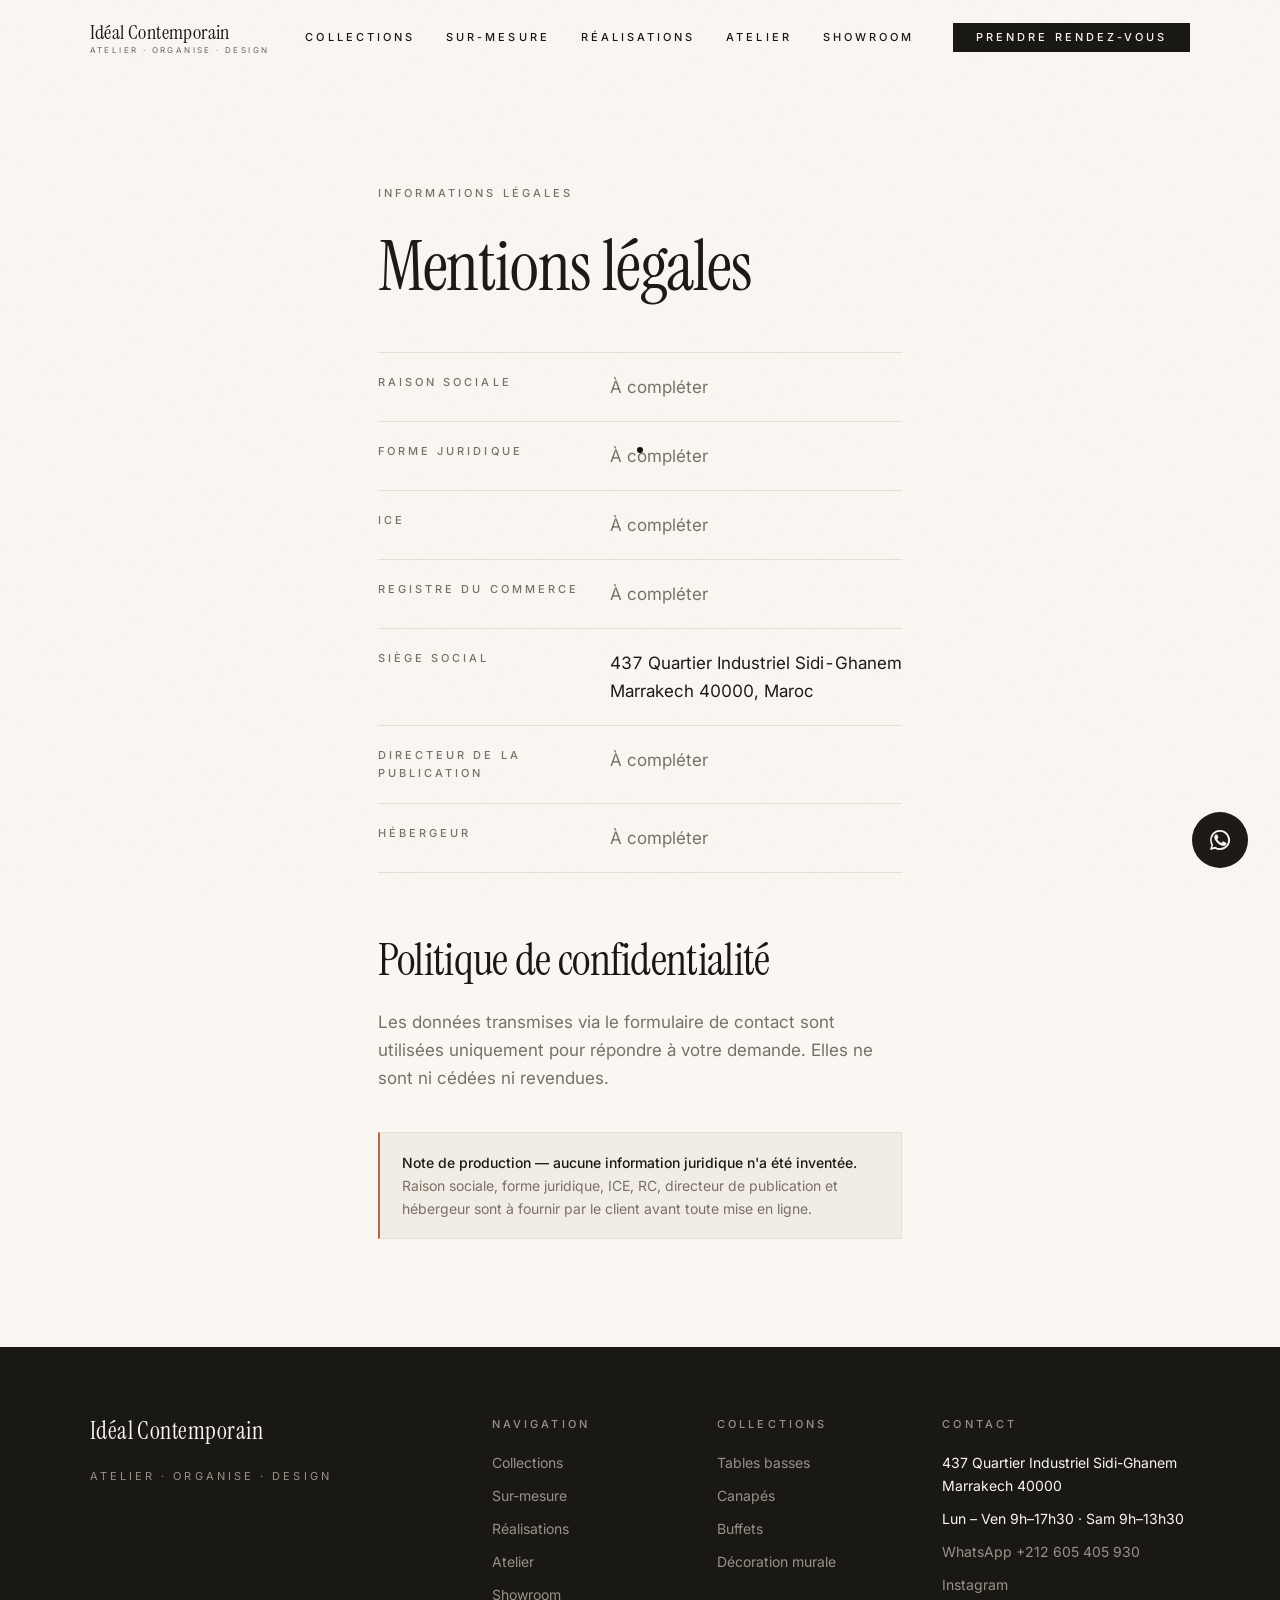
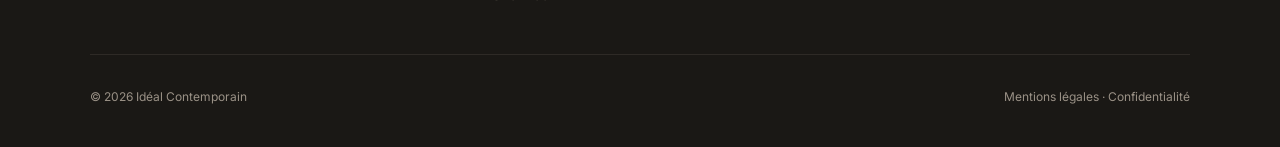
<file: mentions-legales.html>
<!DOCTYPE html>
<html lang="fr">
<head>
<meta charset="utf-8">
<meta name="viewport" content="width=device-width, initial-scale=1">
<title>Mentions légales — Idéal Contemporain</title>
<meta name="description" content="Mentions légales et politique de confidentialité.">
<meta property="og:title" content="Mentions légales — Idéal Contemporain">
<meta property="og:description" content="Mentions légales et politique de confidentialité.">
<meta property="og:locale" content="fr_FR">
<link rel="stylesheet" href="assets/css/main.css">
</head>
<body>

<header class="header header--solid">
  <div class="header__inner">
    <a class="brand" href="index.html">Idéal Contemporain<small>Atelier · Organise · Design</small></a>
    <button class="burger" aria-label="Menu" aria-expanded="false"><span></span></button>
    <nav class="nav">
      <a href="collections.html">Collections</a>
      <a href="sur-mesure.html">Sur-mesure</a>
      <a href="realisations.html">Réalisations</a>
      <a href="atelier.html">Atelier</a>
      <a href="showroom.html">Showroom</a>
      <a class="btn btn--sm nav__cta" href="contact.html">Prendre rendez-vous</a>
    </nav>
  </div>
</header>

<main style="padding-top:var(--header-h)">
<section class="section">
  <div class="wrap" style="max-width:64ch">
    <span class="label">Informations légales</span>
    <h1>Mentions légales</h1>

    <dl class="facts" style="margin-top:3rem">
      <div><dt>Raison sociale</dt><dd class="muted">À compléter</dd></div>
      <div><dt>Forme juridique</dt><dd class="muted">À compléter</dd></div>
      <div><dt>ICE</dt><dd class="muted">À compléter</dd></div>
      <div><dt>Registre du commerce</dt><dd class="muted">À compléter</dd></div>
      <div><dt>Siège social</dt><dd>437 Quartier Industriel Sidi-Ghanem<br>Marrakech 40000, Maroc</dd></div>
      <div><dt>Directeur de la publication</dt><dd class="muted">À compléter</dd></div>
      <div><dt>Hébergeur</dt><dd class="muted">À compléter</dd></div>
    </dl>

    <h2 style="margin-top:4rem">Politique de confidentialité</h2>
    <p class="muted" style="margin-top:1.5rem">
      Les données transmises via le formulaire de contact sont utilisées uniquement pour répondre
      à votre demande. Elles ne sont ni cédées ni revendues.
    </p>

    <div class="prodnote reveal" style="margin-top:2.5rem"><strong>Note de production —</strong> <strong>aucune information juridique n'a été inventée.</strong> Raison sociale, forme juridique, ICE, RC, directeur de publication et hébergeur sont à fournir par le client avant toute mise en ligne.</div>
  </div>
</section>
</main>

<footer class="footer">
  <div class="wrap">
    <div class="footer__grid">
      <div>
        <span class="brand" style="font-size:1.5rem">Idéal Contemporain</span>
        <p class="footer__baseline">Atelier · Organise · Design</p>
      </div>
      <div>
        <h4>Navigation</h4>
        <ul>
          <li><a href="collections.html">Collections</a></li>
          <li><a href="sur-mesure.html">Sur-mesure</a></li>
          <li><a href="realisations.html">Réalisations</a></li>
          <li><a href="atelier.html">Atelier</a></li>
          <li><a href="showroom.html">Showroom</a></li>
        </ul>
      </div>
      <div>
        <h4>Collections</h4>
        <ul>
          <li><a href="collections.html">Tables basses</a></li>
          <li><a href="collections.html">Canapés</a></li>
          <li><a href="collections.html">Buffets</a></li>
          <li><a href="collections.html">Décoration murale</a></li>
        </ul>
      </div>
      <div>
        <h4>Contact</h4>
        <ul>
          <li>437 Quartier Industriel Sidi-Ghanem<br>Marrakech 40000</li>
          <li>Lun – Ven 9h–17h30 · Sam 9h–13h30</li>
          <li><a href="https://wa.me/212605405930">WhatsApp +212 605 405 930</a></li>
          <li><a href="https://www.instagram.com/ideal.contemporain/">Instagram</a></li>
        </ul>
      </div>
    </div>
    <div class="footer__bottom">
      <span>© <span data-year>2026</span> Idéal Contemporain</span>
      <span><a href="mentions-legales.html">Mentions légales</a> · <a href="mentions-legales.html">Confidentialité</a></span>
    </div>
  </div>
</footer>

<a class="wa" href="https://wa.me/212605405930?text=Bonjour%2C%20je%20vous%20%C3%A9cris%20depuis%20votre%20site." aria-label="Écrire sur WhatsApp" data-cursor="WhatsApp"><svg viewBox="0 0 24 24"><path d="M17.5 14.4c-.3-.2-1.7-.9-2-1-.3-.1-.5-.1-.7.1-.2.3-.7 1-.9 1.2-.2.2-.3.2-.6.1-.3-.2-1.2-.5-2.3-1.4-.9-.8-1.4-1.7-1.6-2-.2-.3 0-.5.1-.6l.5-.5c.1-.2.2-.3.3-.5 0-.2 0-.4 0-.5 0-.2-.7-1.6-.9-2.2-.2-.6-.5-.5-.7-.5h-.6c-.2 0-.5.1-.8.4-.3.3-1 1-1 2.5s1.1 2.9 1.2 3.1c.1.2 2.1 3.2 5 4.5.7.3 1.3.5 1.7.6.7.2 1.4.2 1.9.1.6-.1 1.7-.7 2-1.4.2-.7.2-1.2.2-1.4-.1-.1-.3-.2-.6-.3M12 2a10 10 0 0 0-8.6 15L2 22l5.1-1.3A10 10 0 1 0 12 2m0 18.2c-1.6 0-3.1-.4-4.4-1.2l-.3-.2-3 .8.8-3-.2-.3a8.2 8.2 0 1 1 7.1 3.9"/></svg></a>

<div class="grain" aria-hidden="true"></div>
<script src="assets/js/site.js"></script>
</body>
</html>
</file>
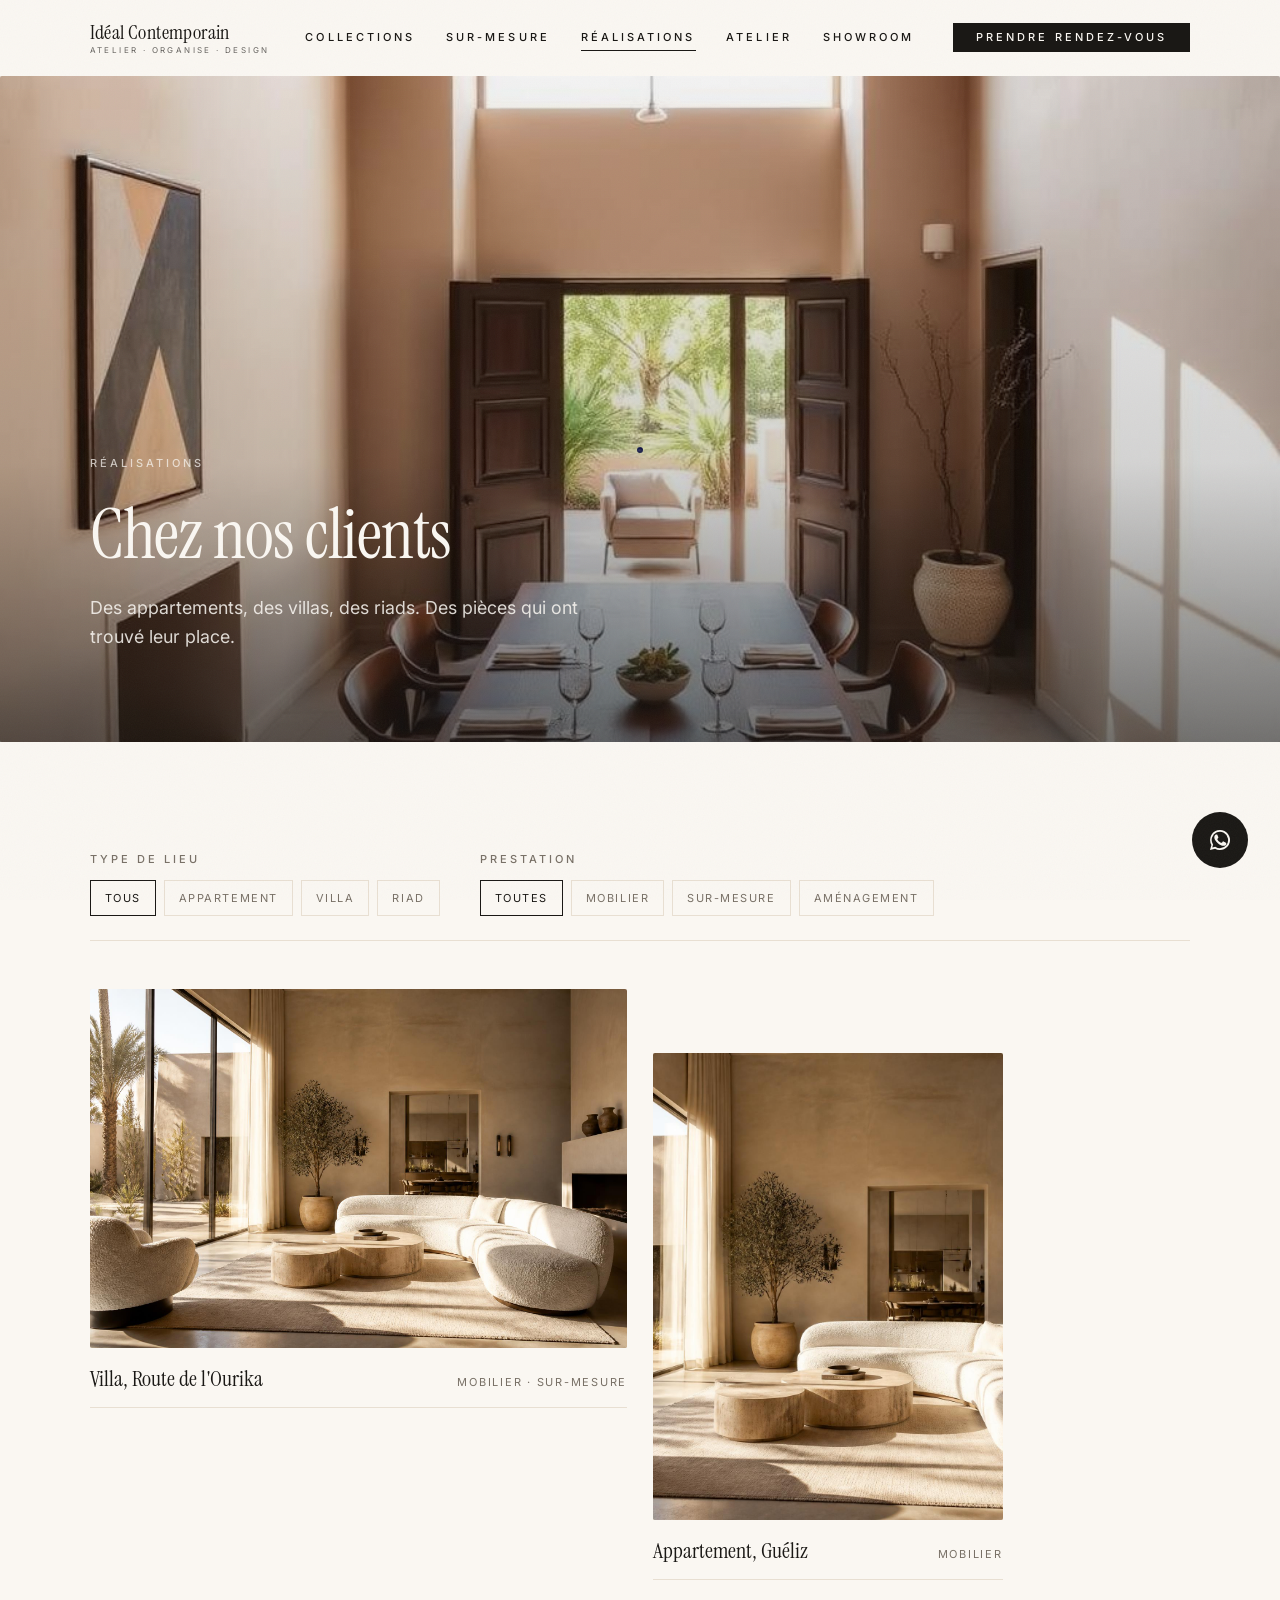
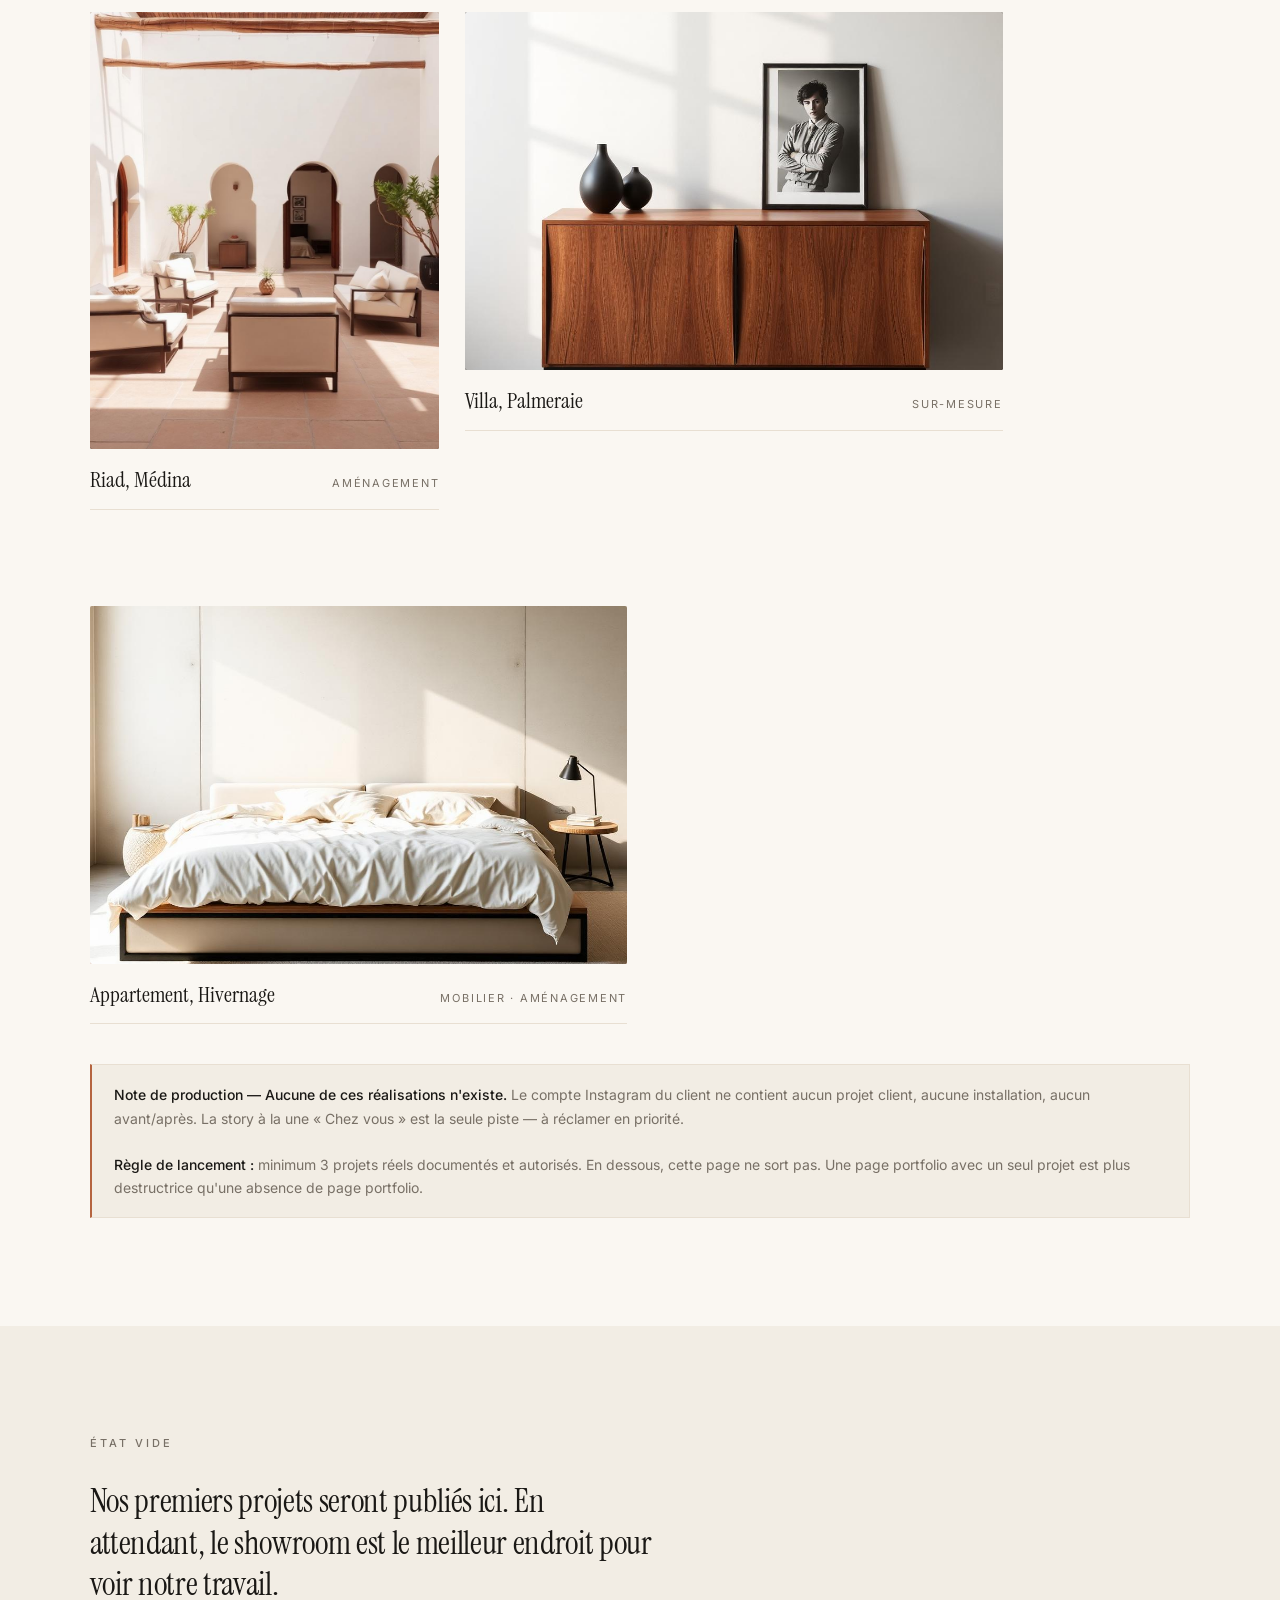
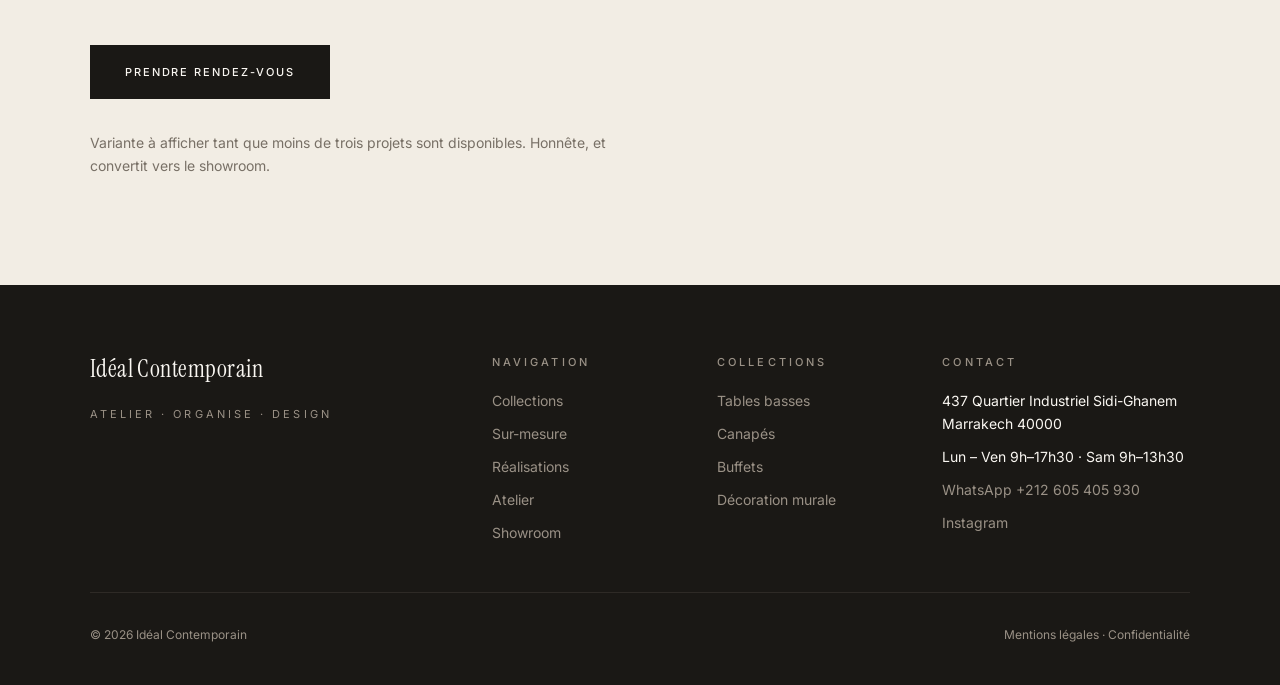
<file: realisations.html>
<!DOCTYPE html>
<html lang="fr">
<head>
<meta charset="utf-8">
<meta name="viewport" content="width=device-width, initial-scale=1">
<title>Réalisations — Idéal Contemporain, Marrakech</title>
<meta name="description" content="Nos pièces chez nos clients : appartements, villas et riads à Marrakech.">
<meta property="og:title" content="Réalisations — Idéal Contemporain, Marrakech">
<meta property="og:description" content="Nos pièces chez nos clients : appartements, villas et riads à Marrakech.">
<meta property="og:locale" content="fr_FR">
<link rel="stylesheet" href="assets/css/main.css">
</head>
<body>

<header class="header header--solid">
  <div class="header__inner">
    <a class="brand" href="index.html">Idéal Contemporain<small>Atelier · Organise · Design</small></a>
    <button class="burger" aria-label="Menu" aria-expanded="false"><span></span></button>
    <nav class="nav">
      <a href="collections.html">Collections</a>
      <a href="sur-mesure.html">Sur-mesure</a>
      <a href="realisations.html" aria-current="page">Réalisations</a>
      <a href="atelier.html">Atelier</a>
      <a href="showroom.html">Showroom</a>
      <a class="btn btn--sm nav__cta" href="contact.html">Prendre rendez-vous</a>
    </nav>
  </div>
</header>

<main style="padding-top:var(--header-h)">
<section class="hero hero--inner">
  <div class="hero__bg"><div class="ph" style="height:100%"><img src="assets/img/hero-realisations.jpg" alt="Intérieur réalisé pour un client" onload="this.classList.add('is-loaded')" onerror="this.remove()"></div></div>
  <div class="hero__content">
    <span class="label">Réalisations</span>
    <h1 class="hero__title" data-words>Chez nos clients</h1>
    <p class="hero__sub">Des appartements, des villas, des riads. Des pièces qui ont trouvé leur place.</p>
  </div>
</section>

<section class="section">
  <div class="wrap">

    <div style="display:flex;flex-wrap:wrap;gap:2.5rem;padding-bottom:1.5rem;border-bottom:1px solid var(--border);margin-bottom:3rem" class="reveal">
      <div data-filter-group="lieu">
        <span class="label" style="margin-bottom:.75rem">Type de lieu</span>
        <div class="choices">
          <button class="choice" data-value="tous" aria-pressed="true">Tous</button>
          <button class="choice" data-value="appartement" aria-pressed="false">Appartement</button>
          <button class="choice" data-value="villa" aria-pressed="false">Villa</button>
          <button class="choice" data-value="riad" aria-pressed="false">Riad</button>
        </div>
      </div>
      <div data-filter-group="presta">
        <span class="label" style="margin-bottom:.75rem">Prestation</span>
        <div class="choices">
          <button class="choice" data-value="tous" aria-pressed="true">Toutes</button>
          <button class="choice" data-value="mobilier" aria-pressed="false">Mobilier</button>
          <button class="choice" data-value="mesure" aria-pressed="false">Sur-mesure</button>
          <button class="choice" data-value="amenagement" aria-pressed="false">Aménagement</button>
        </div>
      </div>
    </div>

    <div class="egrid">
      <a class="card e-wide reveal" data-item data-lieu="villa" data-presta="mobilier mesure" data-cursor="Voir" href="#">
        <div class="ph r-ctx"><img src="assets/img/vue-d-ensemble-du-sejour.jpg" alt="Vue d'ensemble du séjour" loading="lazy" onload="this.classList.add('is-loaded')" onerror="this.remove()"><span class="ph__label">Photo · Vue d'ensemble du séjour</span></div>
        <div class="card__meta"><span class="card__name">Villa, Route de l'Ourika</span><span class="card__tag">Mobilier · Sur-mesure</span></div>
      </a>
      <a class="card reveal e-push" data-item data-lieu="appartement" data-presta="mobilier" data-cursor="Voir" href="#">
        <div class="ph r-tall ph--travertin"><img src="assets/img/salon.jpg" alt="Salon" loading="lazy" onload="this.classList.add('is-loaded')" onerror="this.remove()"><span class="ph__label">Photo · Salon</span></div>
        <div class="card__meta"><span class="card__name">Appartement, Guéliz</span><span class="card__tag">Mobilier</span></div>
      </a>
      <a class="card reveal" data-item data-lieu="riad" data-presta="amenagement" data-cursor="Voir" href="#">
        <div class="ph r-cat ph--noyer"><img src="assets/img/patio.jpg" alt="Patio" loading="lazy" onload="this.classList.add('is-loaded')" onerror="this.remove()"><span class="ph__label">Photo · Patio</span></div>
        <div class="card__meta"><span class="card__name">Riad, Médina</span><span class="card__tag">Aménagement</span></div>
      </a>
      <a class="card e-half reveal" data-item data-lieu="villa" data-presta="mesure" data-cursor="Voir" href="#">
        <div class="ph r-ctx ph--acier"><img src="assets/img/buffet-sur-mesure.jpg" alt="Buffet sur mesure" loading="lazy" onload="this.classList.add('is-loaded')" onerror="this.remove()"><span class="ph__label">Photo · Buffet sur mesure</span></div>
        <div class="card__meta"><span class="card__name">Villa, Palmeraie</span><span class="card__tag">Sur-mesure</span></div>
      </a>
      <a class="card e-half reveal e-push" data-item data-lieu="appartement" data-presta="mobilier amenagement" data-cursor="Voir" href="#">
        <div class="ph r-ctx ph--terre"><img src="assets/img/chambre.jpg" alt="Chambre" loading="lazy" onload="this.classList.add('is-loaded')" onerror="this.remove()"><span class="ph__label">Photo · Chambre</span></div>
        <div class="card__meta"><span class="card__name">Appartement, Hivernage</span><span class="card__tag">Mobilier · Aménagement</span></div>
      </a>
    </div>

    <div class="prodnote reveal" style="margin-top:2.5rem"><strong>Note de production —</strong> <strong>Aucune de ces réalisations n'existe.</strong> Le compte Instagram du client ne contient aucun projet client, aucune installation, aucun avant/après. La story à la une « Chez vous » est la seule piste — à réclamer en priorité. <br><br><strong>Règle de lancement :</strong> minimum 3 projets réels documentés et autorisés. En dessous, cette page ne sort pas. Une page portfolio avec un seul projet est plus destructrice qu'une absence de page portfolio.</div>

  </div>
</section>

<section class="section section--alt">
  <div class="wrap">
    <div class="reveal" style="max-width:52ch">
      <span class="label">État vide</span>
      <p class="lead">Nos premiers projets seront publiés ici. En attendant, le showroom est le meilleur endroit pour voir notre travail.</p>
      <div class="btn-row">
        <a class="btn" href="contact.html">Prendre rendez-vous</a>
      </div>
      <p class="small" style="margin-top:2rem">
        Variante à afficher tant que moins de trois projets sont disponibles.
        Honnête, et convertit vers le showroom.
      </p>
    </div>
  </div>
</section>
</main>

<footer class="footer">
  <div class="wrap">
    <div class="footer__grid">
      <div>
        <span class="brand" style="font-size:1.5rem">Idéal Contemporain</span>
        <p class="footer__baseline">Atelier · Organise · Design</p>
      </div>
      <div>
        <h4>Navigation</h4>
        <ul>
          <li><a href="collections.html">Collections</a></li>
          <li><a href="sur-mesure.html">Sur-mesure</a></li>
          <li><a href="realisations.html">Réalisations</a></li>
          <li><a href="atelier.html">Atelier</a></li>
          <li><a href="showroom.html">Showroom</a></li>
        </ul>
      </div>
      <div>
        <h4>Collections</h4>
        <ul>
          <li><a href="collections.html">Tables basses</a></li>
          <li><a href="collections.html">Canapés</a></li>
          <li><a href="collections.html">Buffets</a></li>
          <li><a href="collections.html">Décoration murale</a></li>
        </ul>
      </div>
      <div>
        <h4>Contact</h4>
        <ul>
          <li>437 Quartier Industriel Sidi-Ghanem<br>Marrakech 40000</li>
          <li>Lun – Ven 9h–17h30 · Sam 9h–13h30</li>
          <li><a href="https://wa.me/212605405930">WhatsApp +212 605 405 930</a></li>
          <li><a href="https://www.instagram.com/ideal.contemporain/">Instagram</a></li>
        </ul>
      </div>
    </div>
    <div class="footer__bottom">
      <span>© <span data-year>2026</span> Idéal Contemporain</span>
      <span><a href="mentions-legales.html">Mentions légales</a> · <a href="mentions-legales.html">Confidentialité</a></span>
    </div>
  </div>
</footer>

<a class="wa" href="https://wa.me/212605405930?text=Bonjour%2C%20je%20vous%20%C3%A9cris%20depuis%20votre%20site." aria-label="Écrire sur WhatsApp" data-cursor="WhatsApp"><svg viewBox="0 0 24 24"><path d="M17.5 14.4c-.3-.2-1.7-.9-2-1-.3-.1-.5-.1-.7.1-.2.3-.7 1-.9 1.2-.2.2-.3.2-.6.1-.3-.2-1.2-.5-2.3-1.4-.9-.8-1.4-1.7-1.6-2-.2-.3 0-.5.1-.6l.5-.5c.1-.2.2-.3.3-.5 0-.2 0-.4 0-.5 0-.2-.7-1.6-.9-2.2-.2-.6-.5-.5-.7-.5h-.6c-.2 0-.5.1-.8.4-.3.3-1 1-1 2.5s1.1 2.9 1.2 3.1c.1.2 2.1 3.2 5 4.5.7.3 1.3.5 1.7.6.7.2 1.4.2 1.9.1.6-.1 1.7-.7 2-1.4.2-.7.2-1.2.2-1.4-.1-.1-.3-.2-.6-.3M12 2a10 10 0 0 0-8.6 15L2 22l5.1-1.3A10 10 0 1 0 12 2m0 18.2c-1.6 0-3.1-.4-4.4-1.2l-.3-.2-3 .8.8-3-.2-.3a8.2 8.2 0 1 1 7.1 3.9"/></svg></a>

<div class="grain" aria-hidden="true"></div>
<script src="assets/js/site.js"></script>
</body>
</html>
</file>
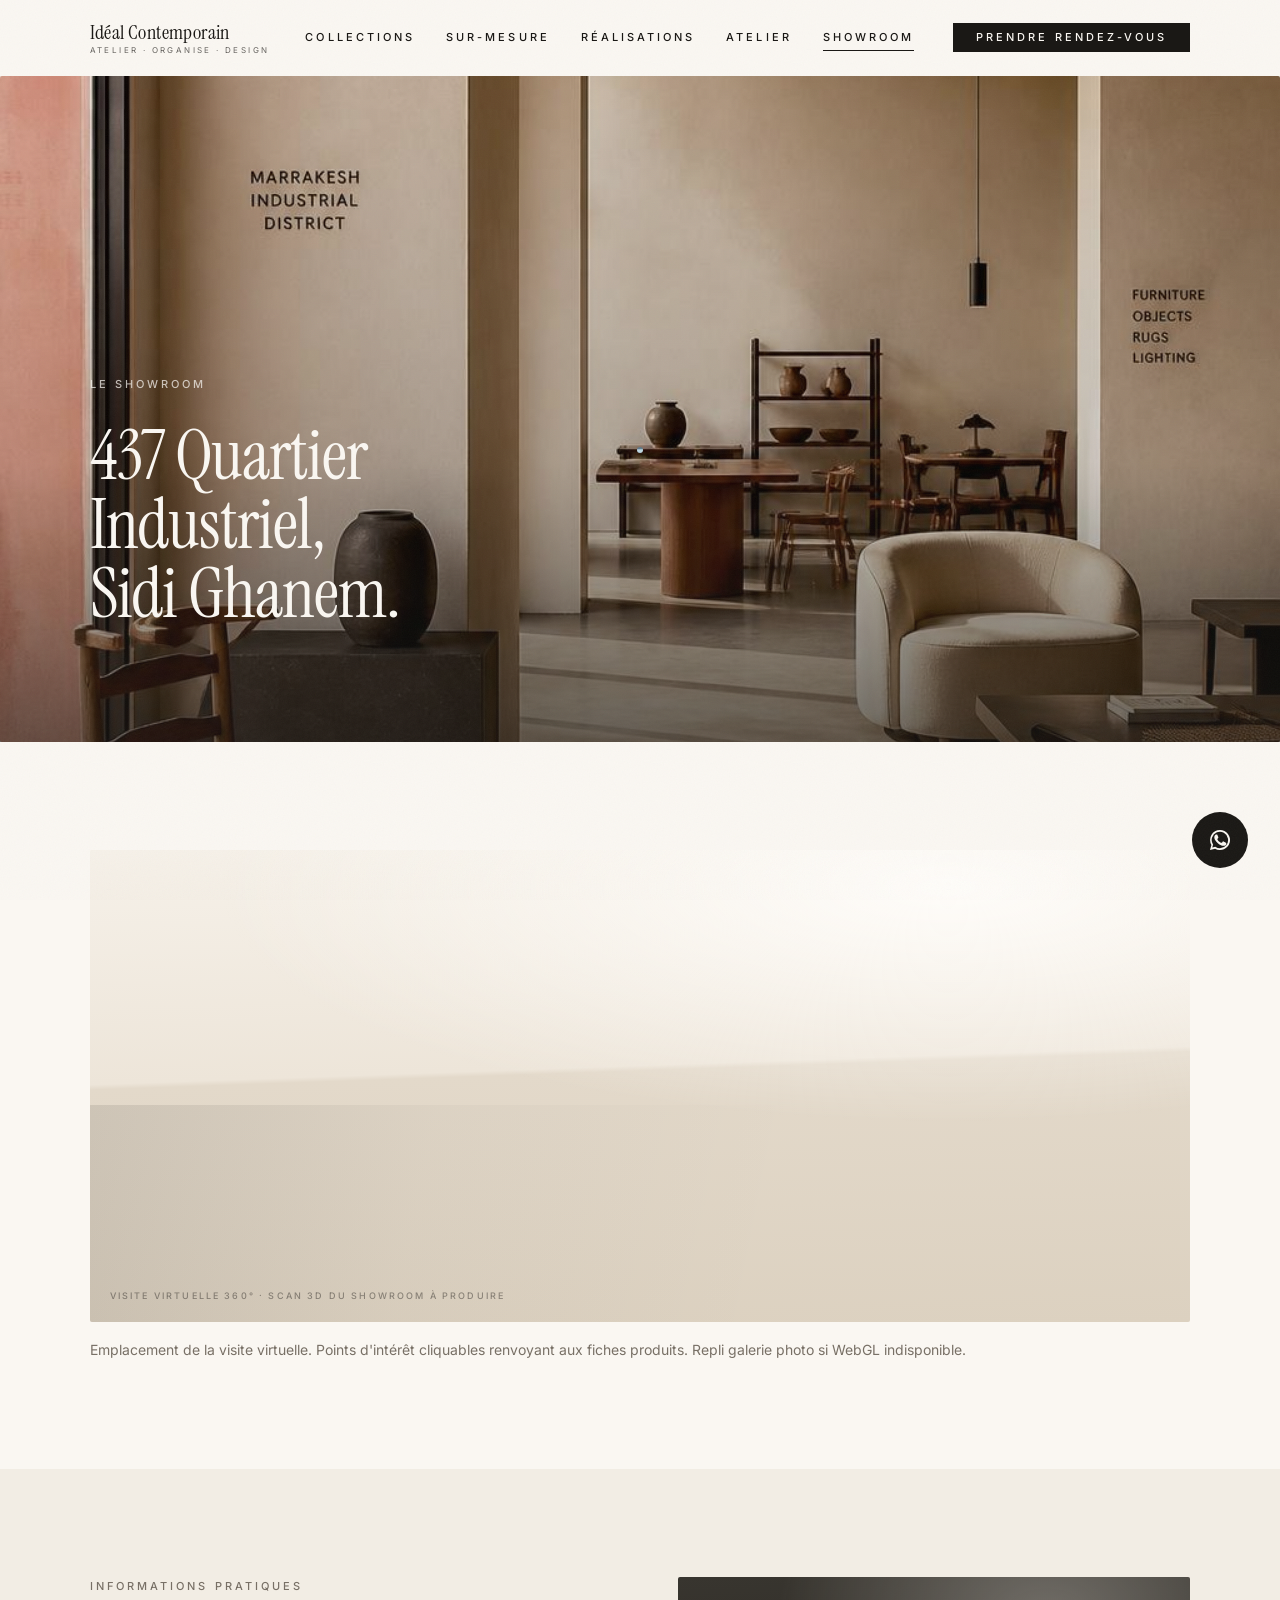
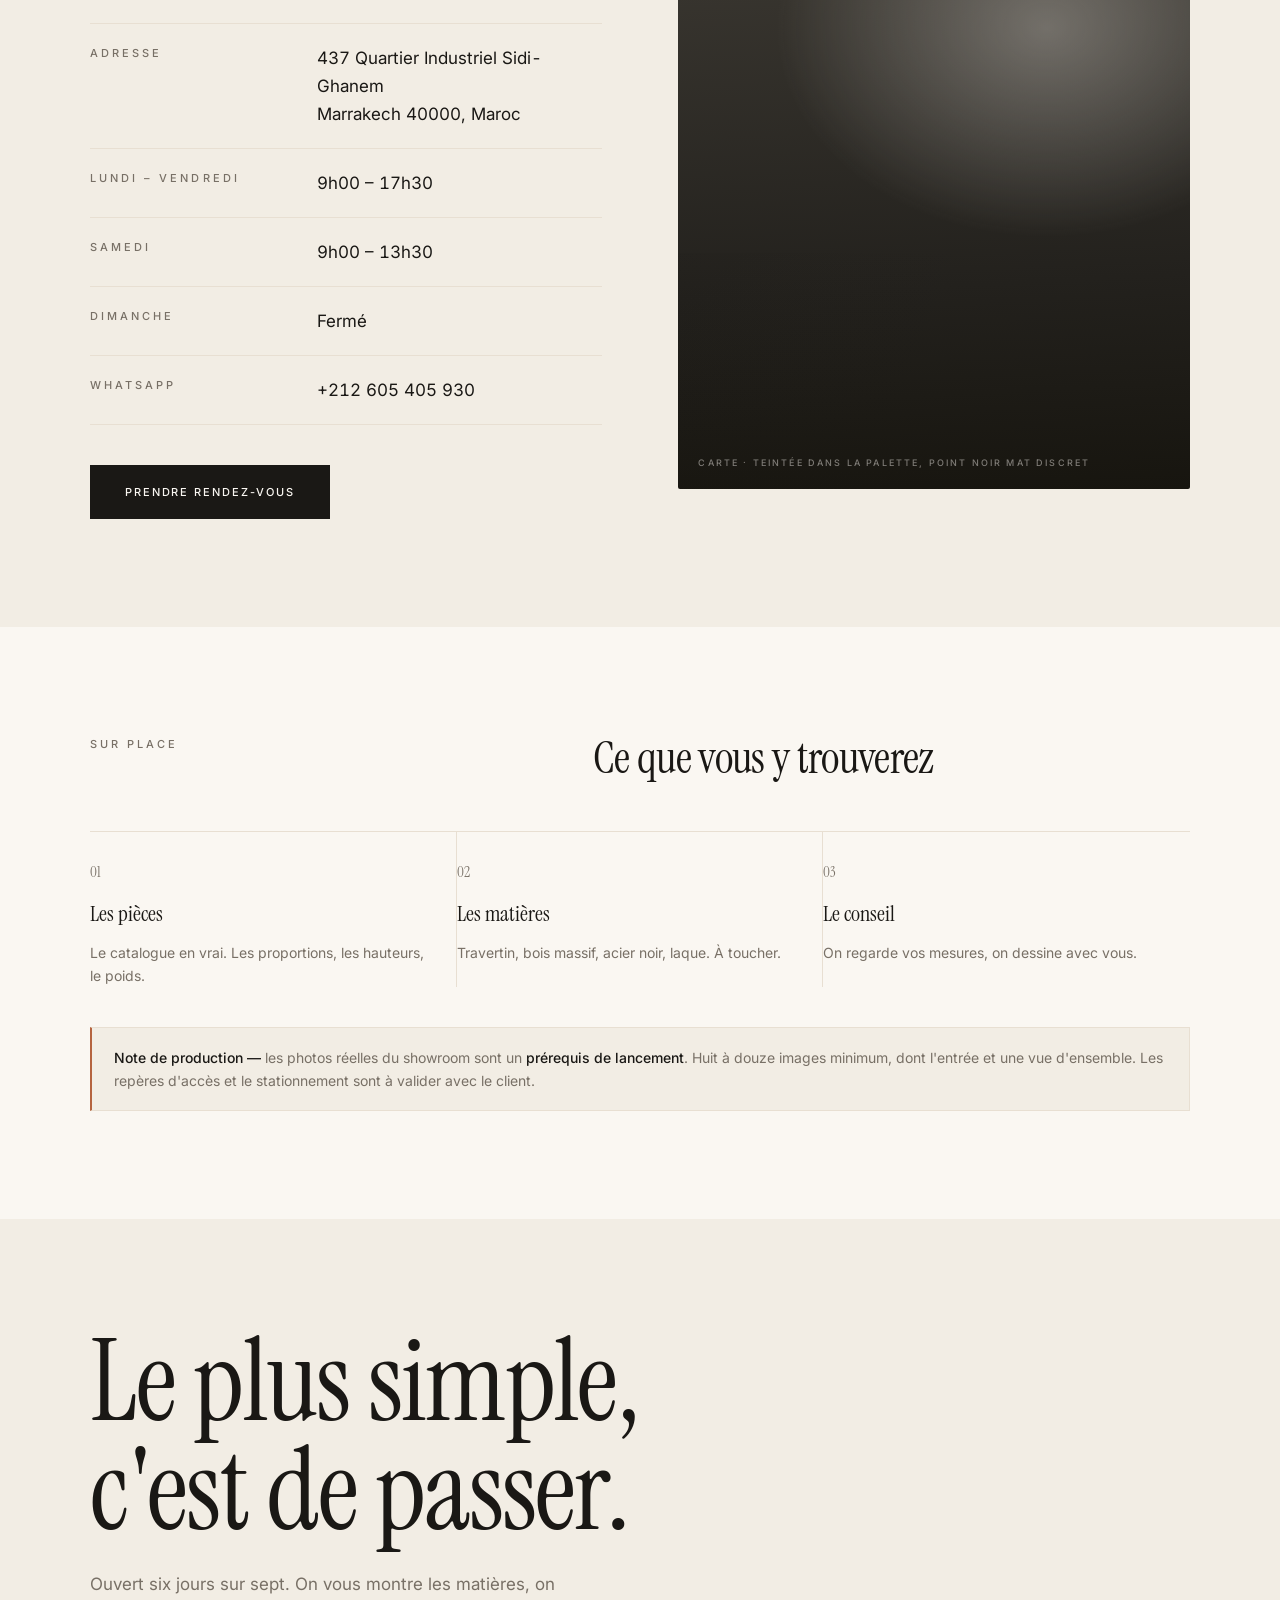
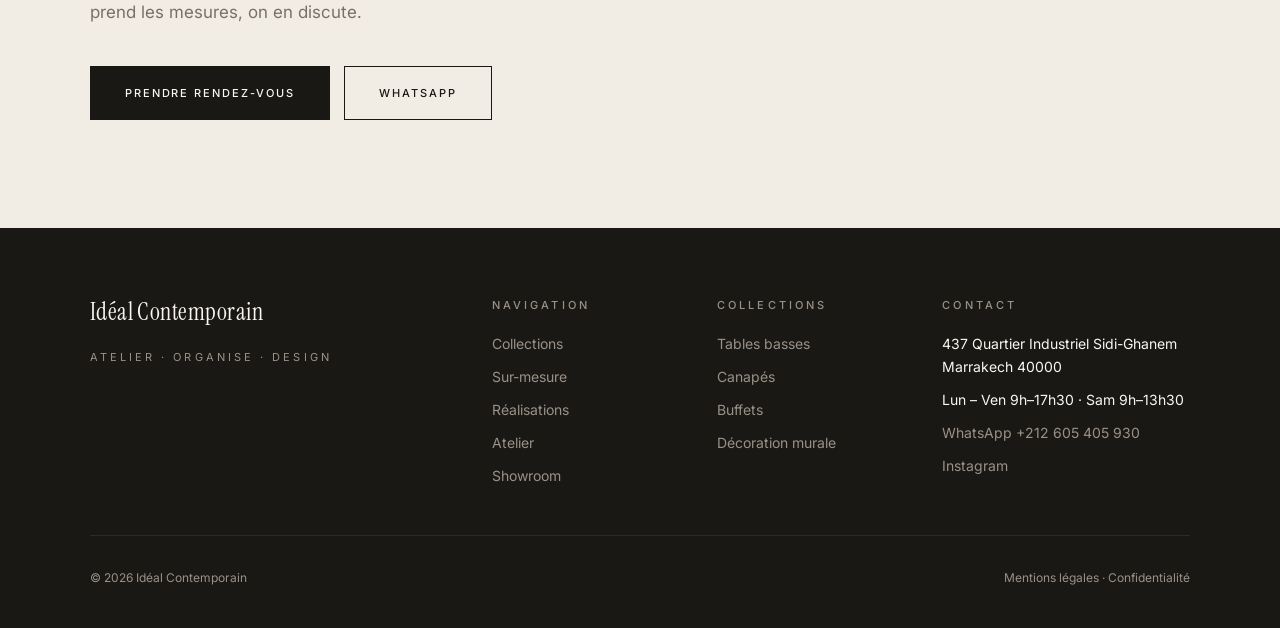
<file: showroom.html>
<!DOCTYPE html>
<html lang="fr">
<head>
<meta charset="utf-8">
<meta name="viewport" content="width=device-width, initial-scale=1">
<title>Le showroom — Idéal Contemporain, Sidi Ghanem Marrakech</title>
<meta name="description" content="Showroom mobilier à Sidi Ghanem, Marrakech. 437 Quartier Industriel. Lun–Ven 9h–17h30, Sam 9h–13h30.">
<meta property="og:title" content="Le showroom — Idéal Contemporain, Sidi Ghanem Marrakech">
<meta property="og:description" content="Showroom mobilier à Sidi Ghanem, Marrakech. 437 Quartier Industriel. Lun–Ven 9h–17h30, Sam 9h–13h30.">
<meta property="og:locale" content="fr_FR">
<link rel="stylesheet" href="assets/css/main.css">
</head>
<body>

<header class="header header--solid">
  <div class="header__inner">
    <a class="brand" href="index.html">Idéal Contemporain<small>Atelier · Organise · Design</small></a>
    <button class="burger" aria-label="Menu" aria-expanded="false"><span></span></button>
    <nav class="nav">
      <a href="collections.html">Collections</a>
      <a href="sur-mesure.html">Sur-mesure</a>
      <a href="realisations.html">Réalisations</a>
      <a href="atelier.html">Atelier</a>
      <a href="showroom.html" aria-current="page">Showroom</a>
      <a class="btn btn--sm nav__cta" href="contact.html">Prendre rendez-vous</a>
    </nav>
  </div>
</header>

<main style="padding-top:var(--header-h)">
<section class="hero hero--inner">
  <div class="hero__bg"><div class="ph" style="height:100%"><img src="assets/img/hero-showroom.jpg" alt="Le showroom, 437 Quartier Industriel Sidi-Ghanem" onload="this.classList.add('is-loaded')" onerror="this.remove()"></div></div>
  <div class="hero__content">
    <span class="label">Le showroom</span>
    <h1 class="hero__title" data-words>437 Quartier Industriel,<br>Sidi Ghanem.</h1>
    
  </div>
</section>

<section class="section">
  <div class="wrap">
    <div class="reveal">
      <div class="ph r-wide" data-cursor="Explorer"><span class="ph__label">Visite virtuelle 360° · Scan 3D du showroom à produire</span></div>
      <p class="small" style="margin-top:1rem">
        Emplacement de la visite virtuelle. Points d'intérêt cliquables renvoyant aux fiches produits.
        Repli galerie photo si WebGL indisponible.
      </p>
    </div>
  </div>
</section>

<section class="section section--alt">
  <div class="wrap">
    <div class="split split--even">
      <div class="reveal">
        <span class="label">Informations pratiques</span>
        <dl class="facts">
          <div><dt>Adresse</dt><dd>437 Quartier Industriel Sidi-Ghanem<br>Marrakech 40000, Maroc</dd></div>
          <div><dt>Lundi – Vendredi</dt><dd>9h00 – 17h30</dd></div>
          <div><dt>Samedi</dt><dd>9h00 – 13h30</dd></div>
          <div><dt>Dimanche</dt><dd>Fermé</dd></div>
          <div><dt>WhatsApp</dt><dd><a href="https://wa.me/212605405930">+212 605 405 930</a></dd></div>
        </dl>
        <div class="btn-row">
          <a class="btn" href="contact.html">Prendre rendez-vous</a>
        </div>
      </div>
      <div class="reveal reveal-delay-1">
        <div class="ph r-sq ph--acier"><span class="ph__label">Carte · Teintée dans la palette, point noir mat discret</span></div>
      </div>
    </div>
  </div>
</section>

<section class="section">
  <div class="wrap">
    <div class="split reveal" style="margin-bottom:3rem">
      <div><span class="label">Sur place</span></div>
      <div><h2>Ce que vous y trouverez</h2></div>
    </div>
    <div class="steps reveal" style="grid-template-columns:repeat(3,1fr)">
      <div>
        <span class="steps__num">01</span>
        <span class="steps__title">Les pièces</span>
        <p class="small">Le catalogue en vrai. Les proportions, les hauteurs, le poids.</p>
      </div>
      <div>
        <span class="steps__num">02</span>
        <span class="steps__title">Les matières</span>
        <p class="small">Travertin, bois massif, acier noir, laque. À toucher.</p>
      </div>
      <div>
        <span class="steps__num">03</span>
        <span class="steps__title">Le conseil</span>
        <p class="small">On regarde vos mesures, on dessine avec vous.</p>
      </div>
    </div>
    <div class="prodnote reveal" style="margin-top:2.5rem"><strong>Note de production —</strong> les photos réelles du showroom sont un <strong>prérequis de lancement</strong>. Huit à douze images minimum, dont l'entrée et une vue d'ensemble. Les repères d'accès et le stationnement sont à valider avec le client.</div>
  </div>
</section>

<section class="section section--alt">
  <div class="wrap">
    <div class="reveal">
      <h2 class="display" data-words>Le plus simple,<br>c'est de passer.</h2>
      <p class="muted" style="margin-top:1.5rem;max-width:44ch">
        Ouvert six jours sur sept. On vous montre les matières, on prend les mesures, on en discute.
      </p>
      <div class="btn-row">
        <a class="btn" href="contact.html">Prendre rendez-vous</a>
        <a class="btn btn--outline" href="https://wa.me/212605405930">WhatsApp</a>
      </div>
    </div>
  </div>
</section>
</main>

<footer class="footer">
  <div class="wrap">
    <div class="footer__grid">
      <div>
        <span class="brand" style="font-size:1.5rem">Idéal Contemporain</span>
        <p class="footer__baseline">Atelier · Organise · Design</p>
      </div>
      <div>
        <h4>Navigation</h4>
        <ul>
          <li><a href="collections.html">Collections</a></li>
          <li><a href="sur-mesure.html">Sur-mesure</a></li>
          <li><a href="realisations.html">Réalisations</a></li>
          <li><a href="atelier.html">Atelier</a></li>
          <li><a href="showroom.html">Showroom</a></li>
        </ul>
      </div>
      <div>
        <h4>Collections</h4>
        <ul>
          <li><a href="collections.html">Tables basses</a></li>
          <li><a href="collections.html">Canapés</a></li>
          <li><a href="collections.html">Buffets</a></li>
          <li><a href="collections.html">Décoration murale</a></li>
        </ul>
      </div>
      <div>
        <h4>Contact</h4>
        <ul>
          <li>437 Quartier Industriel Sidi-Ghanem<br>Marrakech 40000</li>
          <li>Lun – Ven 9h–17h30 · Sam 9h–13h30</li>
          <li><a href="https://wa.me/212605405930">WhatsApp +212 605 405 930</a></li>
          <li><a href="https://www.instagram.com/ideal.contemporain/">Instagram</a></li>
        </ul>
      </div>
    </div>
    <div class="footer__bottom">
      <span>© <span data-year>2026</span> Idéal Contemporain</span>
      <span><a href="mentions-legales.html">Mentions légales</a> · <a href="mentions-legales.html">Confidentialité</a></span>
    </div>
  </div>
</footer>

<a class="wa" href="https://wa.me/212605405930?text=Bonjour%2C%20je%20vous%20%C3%A9cris%20depuis%20votre%20site." aria-label="Écrire sur WhatsApp" data-cursor="WhatsApp"><svg viewBox="0 0 24 24"><path d="M17.5 14.4c-.3-.2-1.7-.9-2-1-.3-.1-.5-.1-.7.1-.2.3-.7 1-.9 1.2-.2.2-.3.2-.6.1-.3-.2-1.2-.5-2.3-1.4-.9-.8-1.4-1.7-1.6-2-.2-.3 0-.5.1-.6l.5-.5c.1-.2.2-.3.3-.5 0-.2 0-.4 0-.5 0-.2-.7-1.6-.9-2.2-.2-.6-.5-.5-.7-.5h-.6c-.2 0-.5.1-.8.4-.3.3-1 1-1 2.5s1.1 2.9 1.2 3.1c.1.2 2.1 3.2 5 4.5.7.3 1.3.5 1.7.6.7.2 1.4.2 1.9.1.6-.1 1.7-.7 2-1.4.2-.7.2-1.2.2-1.4-.1-.1-.3-.2-.6-.3M12 2a10 10 0 0 0-8.6 15L2 22l5.1-1.3A10 10 0 1 0 12 2m0 18.2c-1.6 0-3.1-.4-4.4-1.2l-.3-.2-3 .8.8-3-.2-.3a8.2 8.2 0 1 1 7.1 3.9"/></svg></a>

<div class="grain" aria-hidden="true"></div>
<script src="assets/js/site.js"></script>
</body>
</html>
</file>
<file: assets/css/main.css>
/* ==========================================================================
   IDÉAL CONTEMPORAIN — Design system
   Palette et échelles extraites de @ideal.contemporain (relevé 16/08/2026)
   ULTRA VISION
   ========================================================================== */

@import url('https://fonts.googleapis.com/css2?family=Instrument+Serif:ital@0;1&family=Inter:wght@400;500;600&display=swap');

/* ---------- Tokens ---------- */
:root {
  --ivoire: #FAF7F2;
  --sable: #F2EDE4;
  --lin: #E8DFD2;
  --noir: #1A1815;
  --greige: #787066;
  --greige-light: #8A8177;
  --travertin: #C9B79F;
  --noyer: #6B4A32;
  --terracotta: #B5643F;

  --bg: var(--ivoire);
  --bg-alt: var(--sable);
  --surface: var(--lin);
  --text: var(--noir);
  --text-muted: var(--greige);
  --border: var(--lin);
  --accent: var(--travertin);

  --bg-dark: var(--noir);
  --text-on-dark: var(--ivoire);
  --muted-on-dark: #9A9186;
  --border-dark: #2E2A26;

  --font-display: 'Instrument Serif', Georgia, 'Times New Roman', serif;
  --font-body: 'Inter', -apple-system, BlinkMacSystemFont, system-ui, sans-serif;

  --text-display: clamp(3rem, 9vw, 8.5rem);
  --text-h1: clamp(2.25rem, 5.5vw, 4.5rem);
  --text-h2: clamp(1.75rem, 3.5vw, 3rem);
  --text-h3: clamp(1.25rem, 2vw, 1.5rem);
  --text-body: 1.0625rem;
  --text-small: 0.875rem;
  --text-label: 0.6875rem;

  --tracking-label: 0.28em;
  --tracking-btn: 0.18em;

  --section: clamp(5rem, 12vh, 11rem);
  --gutter: clamp(1.25rem, 7vw, 7rem);
  --max: 1440px;

  --radius: 0px;
  --radius-soft: 2px;

  --ease: cubic-bezier(0.16, 1, 0.3, 1);
  --dur-fast: 400ms;
  --dur: 700ms;
  --dur-slow: 1200ms;

  --header-h: 76px;
}

/* ---------- Reset ---------- */
*, *::before, *::after { box-sizing: border-box; }

html {
  scroll-behavior: smooth;
  -webkit-text-size-adjust: 100%;
}

body {
  margin: 0;
  background: var(--bg);
  color: var(--text);
  font-family: var(--font-body);
  font-size: var(--text-body);
  line-height: 1.65;
  -webkit-font-smoothing: antialiased;
  -moz-osx-font-smoothing: grayscale;
  overflow-x: hidden;
}

img, svg, canvas, video { display: block; max-width: 100%; }
a { color: inherit; text-decoration: none; }
button { font: inherit; color: inherit; background: none; border: none; cursor: pointer; }
input, select, textarea { font: inherit; color: inherit; }

:focus-visible {
  outline: 1px solid var(--accent);
  outline-offset: 3px;
}

::selection { background: var(--travertin); color: var(--noir); }

/* ---------- Typographie ---------- */
h1, h2, h3, h4, .display {
  font-family: var(--font-display);
  font-weight: 400;
  line-height: 1.05;
  letter-spacing: -0.015em;
  margin: 0;
}

.display { font-size: var(--text-display); line-height: 0.95; }
h1 { font-size: var(--text-h1); }
h2 { font-size: var(--text-h2); }
h3 { font-size: var(--text-h3); }

p { margin: 0 0 1em; }
p:last-child { margin-bottom: 0; }

.lead {
  font-family: var(--font-display);
  font-size: clamp(1.5rem, 2.6vw, 2.5rem);
  line-height: 1.25;
  letter-spacing: -0.01em;
}

/* Le kicker : signature typographique de la marque, reprise de la baseline du logo */
.label {
  display: block;
  font-family: var(--font-body);
  font-size: var(--text-label);
  font-weight: 500;
  text-transform: uppercase;
  letter-spacing: var(--tracking-label);
  color: var(--text-muted);
  margin: 0 0 1.75rem;
}

.label--light { color: var(--muted-on-dark); }
.small { font-size: var(--text-small); color: var(--text-muted); }
.muted { color: var(--text-muted); }

/* ---------- Layout ---------- */
.wrap {
  max-width: var(--max);
  margin-inline: auto;
  padding-inline: var(--gutter);
}

.section {
  padding-block: var(--section);
}

.section--alt { background: var(--bg-alt); }

.section--dark {
  background: var(--bg-dark);
  color: var(--text-on-dark);
}

.section--tight { padding-block: clamp(3rem, 7vh, 6rem); }

.rule { height: 1px; background: var(--border); border: 0; margin: 0; }
.section--dark .rule { background: var(--border-dark); }

/* Grille asymétrique : texte sur 5 colonnes, image sur 7 — jamais centré symétrique */
.split {
  display: grid;
  grid-template-columns: 5fr 7fr;
  gap: clamp(2rem, 6vw, 6rem);
  align-items: start;
}

.split--reverse { grid-template-columns: 7fr 5fr; }
.split--even { grid-template-columns: 1fr 1fr; }

.stack > * + * { margin-top: 1.25rem; }
.stack-lg > * + * { margin-top: 2.5rem; }

/* ---------- Header ---------- */
.header {
  position: fixed;
  inset: 0 0 auto;
  z-index: 100;
  height: var(--header-h);
  display: flex;
  align-items: center;
  transition: background var(--dur-fast) var(--ease),
              border-color var(--dur-fast) var(--ease),
              color var(--dur-fast) var(--ease);
  border-bottom: 1px solid transparent;
}

.header__inner {
  max-width: var(--max);
  margin-inline: auto;
  padding-inline: var(--gutter);
  width: 100%;
  display: flex;
  align-items: center;
  justify-content: space-between;
  gap: 2rem;
}

.header--over { color: var(--ivoire); }

.header--solid {
  background: rgba(250, 247, 242, 0.94);
  backdrop-filter: blur(12px);
  -webkit-backdrop-filter: blur(12px);
  border-bottom-color: var(--border);
  color: var(--noir);
}

.brand {
  font-family: var(--font-display);
  font-size: 1.25rem;
  letter-spacing: 0.02em;
  white-space: nowrap;
  line-height: 1;
}

.brand small {
  display: block;
  font-family: var(--font-body);
  font-size: 0.5rem;
  letter-spacing: 0.3em;
  text-transform: uppercase;
  opacity: 0.65;
  margin-top: 4px;
}

.nav {
  display: flex;
  gap: clamp(1.25rem, 2.4vw, 2.5rem);
  align-items: center;
}

.nav a {
  font-size: var(--text-label);
  text-transform: uppercase;
  letter-spacing: var(--tracking-label);
  font-weight: 500;
  padding-block: 4px;
  border-bottom: 1px solid transparent;
  transition: border-color var(--dur-fast) var(--ease), opacity var(--dur-fast) var(--ease);
  white-space: nowrap;
}

.nav a:hover { opacity: 0.6; }
.nav a[aria-current="page"] { border-bottom-color: currentColor; }

.nav__cta { margin-left: 0.5rem; }

.burger {
  display: none;
  width: 40px; height: 40px;
  align-items: center; justify-content: center;
  margin-right: -8px;
}

.burger span {
  display: block; width: 20px; height: 1px;
  background: currentColor; position: relative;
}

.burger span::before, .burger span::after {
  content: ''; position: absolute; left: 0;
  width: 20px; height: 1px; background: currentColor;
  transition: transform var(--dur-fast) var(--ease);
}

.burger span::before { top: -6px; }
.burger span::after { top: 6px; }

/* ---------- Boutons ---------- */
.btn {
  display: inline-flex;
  align-items: center;
  gap: 0.75em;
  padding: 1.0625rem 2.125rem;
  border: 1px solid var(--noir);
  border-radius: var(--radius);
  background: var(--noir);
  color: var(--ivoire);
  font-size: var(--text-label);
  font-weight: 500;
  text-transform: uppercase;
  letter-spacing: var(--tracking-btn);
  white-space: nowrap;
  /* Transition de couleur uniquement — jamais de changement d'échelle */
  transition: background var(--dur-fast) var(--ease), color var(--dur-fast) var(--ease),
              border-color var(--dur-fast) var(--ease);
}

.btn:hover { background: transparent; color: var(--noir); }

.btn--outline { background: transparent; color: var(--noir); }
.btn--outline:hover { background: var(--noir); color: var(--ivoire); }

.btn--light { background: var(--ivoire); color: var(--noir); border-color: var(--ivoire); }
.btn--light:hover { background: transparent; color: var(--ivoire); }

.btn--ghost-light {
  background: transparent; color: var(--ivoire); border-color: var(--ivoire);
}
.btn--ghost-light:hover { background: var(--ivoire); color: var(--noir); }

.btn--sm { padding: 0.75rem 1.375rem; }

.btn-row {
  display: flex;
  flex-wrap: wrap;
  gap: 0.875rem;
  margin-top: 2.5rem;
}

.link-arrow {
  font-size: var(--text-label);
  text-transform: uppercase;
  letter-spacing: var(--tracking-label);
  border-bottom: 1px solid var(--border);
  padding-bottom: 4px;
  transition: border-color var(--dur-fast) var(--ease);
}

.link-arrow:hover { border-bottom-color: currentColor; }

/* ==========================================================================
   Placeholders visuels
   Compositions abstraites dans la palette de marque : lumière rasante,
   horizon, ombre douce. Elles marquent l'emplacement des photos à shooter.
   ========================================================================== */

.ph {
  position: relative;
  overflow: hidden;
  background: var(--sable);
  border-radius: var(--radius-soft);
  isolation: isolate;
}

.ph::before {
  content: '';
  position: absolute;
  inset: 0;
  background:
    radial-gradient(120% 90% at 78% 8%, rgba(255,253,250,0.95) 0%, rgba(255,253,250,0) 55%),
    linear-gradient(178deg, #F6F1E9 0%, #EDE5D9 46%, #E3D9CA 47%, #DCD1C0 100%);
  z-index: -2;
}

/* Ombre portée longue, signature lumière du compte */
.ph::after {
  content: '';
  position: absolute;
  left: -10%; right: 10%; bottom: 0; height: 46%;
  background: linear-gradient(101deg, rgba(26,24,21,0.13) 0%, rgba(26,24,21,0.03) 40%, rgba(26,24,21,0) 72%);
  z-index: -1;
}

.ph__form {
  position: absolute;
  inset: 0;
  z-index: -1;
}

.ph__label {
  position: absolute;
  left: 1.25rem; bottom: 1.125rem;
  font-size: 0.5625rem;
  text-transform: uppercase;
  letter-spacing: 0.24em;
  color: rgba(26,24,21,0.42);
  font-weight: 500;
  z-index: 2;
}

/* ---------- Photos réelles ----------
   Déposez le fichier dans assets/img/ : il remplace le placeholder.
   Fichier absent → l'<img> se retire seule, le dégradé reste.
   Aucune casse possible. */
.ph > img {
  position: absolute;
  inset: 0;
  width: 100%;
  height: 100%;
  object-fit: cover;
  z-index: 0;
  opacity: 0;
  transition: opacity 900ms var(--ease);
}

.ph > img.is-loaded { opacity: 1; }

/* Dès qu'une photo est chargée, le libellé et l'ombre simulée disparaissent */
.ph > img.is-loaded ~ .ph__label { display: none; }
.ph:has(> img.is-loaded)::after { display: none; }

/* …sauf sur les cartes de catégorie : le dégradé y assure la lisibilité
   du nom en surimpression. Il doit rester sur une vraie photo. */
.card--overlay .ph:has(> img.is-loaded)::after { display: block; }

.ph--dark { background: #22201C; }
.ph--dark::before {
  background:
    radial-gradient(110% 80% at 70% 12%, rgba(201,183,159,0.20) 0%, rgba(201,183,159,0) 58%),
    linear-gradient(176deg, #2A2723 0%, #1E1C19 100%);
}
.ph--dark::after { opacity: 0.35; }
.ph--dark .ph__label { color: rgba(250,247,242,0.42); }

/* Variantes de matière */
.ph--travertin::before {
  background:
    radial-gradient(110% 85% at 74% 10%, rgba(255,252,246,0.9) 0%, rgba(255,252,246,0) 52%),
    linear-gradient(177deg, #E8DCC8 0%, #D9C9AE 55%, #CBB89B 100%);
}
.ph--noyer::before {
  background:
    radial-gradient(110% 85% at 76% 8%, rgba(255,240,220,0.5) 0%, rgba(255,240,220,0) 50%),
    linear-gradient(177deg, #8A6244 0%, #6B4A32 60%, #513625 100%);
}
.ph--noyer .ph__label, .ph--acier .ph__label { color: rgba(250,247,242,0.45); }
.ph--acier::before {
  background:
    radial-gradient(110% 85% at 72% 10%, rgba(210,205,198,0.4) 0%, rgba(210,205,198,0) 48%),
    linear-gradient(177deg, #38352F 0%, #23211D 60%, #17150F 100%);
}
.ph--terre::before {
  background:
    radial-gradient(110% 85% at 74% 12%, rgba(255,248,238,0.85) 0%, rgba(255,248,238,0) 50%),
    linear-gradient(177deg, #E7D9CB 0%, #D3B49E 58%, #B5643F 140%);
}

/* Ratios */
.r-hero { aspect-ratio: 16 / 9; }
.r-cat { aspect-ratio: 4 / 5; }
.r-ctx { aspect-ratio: 3 / 2; }
.r-sq { aspect-ratio: 1 / 1; }
.r-wide { aspect-ratio: 21 / 9; }
.r-tall { aspect-ratio: 3 / 4; }

/* ---------- Hero ---------- */
.hero {
  position: relative;
  min-height: 100svh;
  display: flex;
  align-items: flex-end;
  overflow: hidden;
}

.hero__bg { position: absolute; inset: 0; z-index: 0; }

.hero__bg::before {
  content: '';
  position: absolute; inset: 0; z-index: 3;
  background: linear-gradient(to top, rgba(26,24,21,0.62) 0%, rgba(26,24,21,0.18) 42%, rgba(26,24,21,0.05) 100%);
}

.hero__content {
  position: relative;
  z-index: 4;
  width: 100%;
  max-width: var(--max);
  margin-inline: auto;
  padding-inline: var(--gutter);
  padding-bottom: clamp(4rem, 10vh, 8rem);
  color: var(--ivoire);
}

.hero__title {
  font-size: clamp(2.5rem, 7.2vw, 6.5rem);
  line-height: 0.98;
  max-width: 16ch;
  margin-bottom: 1.5rem;
}

.hero__sub {
  font-size: clamp(0.9375rem, 1.4vw, 1.125rem);
  max-width: 46ch;
  opacity: 0.86;
}

.hero .label { color: rgba(250,247,242,0.72); }

.hero--inner { min-height: 74svh; }
.hero--inner .hero__title { font-size: var(--text-h1); }

.scroll-hint {
  position: absolute;
  bottom: 2rem; left: 50%;
  transform: translateX(-50%);
  z-index: 5;
  font-size: 0.5625rem;
  text-transform: uppercase;
  letter-spacing: 0.24em;
  color: rgba(250,247,242,0.6);
  display: flex; flex-direction: column; align-items: center; gap: 0.75rem;
}

.scroll-hint::after {
  content: '';
  width: 1px; height: 42px;
  background: linear-gradient(to bottom, rgba(250,247,242,0.5), rgba(250,247,242,0));
}

/* ---------- Marqueurs ATELIER · ORGANISE · DESIGN ---------- */
.pillars {
  display: grid;
  grid-template-columns: repeat(3, 1fr);
  margin-top: 4rem;
  border-top: 1px solid var(--border);
}

.pillars div {
  padding: 1.5rem 1.5rem 0 0;
  font-size: var(--text-label);
  text-transform: uppercase;
  letter-spacing: var(--tracking-label);
  font-weight: 500;
  color: var(--text-muted);
  border-right: 1px solid var(--border);
}

.pillars div:last-child { border-right: 0; }

/* ---------- Grille éditoriale asymétrique ---------- */
.egrid {
  display: grid;
  grid-template-columns: repeat(12, 1fr);
  gap: clamp(1rem, 2.5vw, 2.25rem) clamp(1rem, 2vw, 2rem);
}

.egrid > * { grid-column: span 4; }
.egrid > .e-wide { grid-column: span 6; }
.egrid > .e-full { grid-column: span 12; }
.egrid > .e-half { grid-column: span 6; }
.egrid > .e-push { margin-top: clamp(1.5rem, 5vw, 4.5rem); }
.egrid > .e-pull { margin-top: clamp(-3rem, -4vw, -1rem); }

/* ---------- Carte (image + texte à même le fond, sans bordure ni ombre) ---------- */
.card { display: block; }

.card .ph { transition: transform var(--dur-slow) var(--ease); }
.card:hover .ph { transform: scale(1.03); }

.card__meta {
  display: flex;
  justify-content: space-between;
  align-items: baseline;
  gap: 1rem;
  margin-top: 1.125rem;
  padding-bottom: 1rem;
  border-bottom: 1px solid var(--border);
}

.card__name {
  font-family: var(--font-display);
  font-size: 1.375rem;
  line-height: 1.15;
}

.card__tag {
  font-size: var(--text-label);
  text-transform: uppercase;
  letter-spacing: 0.16em;
  color: var(--text-muted);
  white-space: nowrap;
}

/* Nom de catégorie en surimpression basse */
.card--overlay { position: relative; }

.card--overlay .card__title {
  position: absolute;
  left: 1.5rem; bottom: 1.375rem;
  z-index: 2;
  color: var(--ivoire);
  font-size: var(--text-label);
  font-weight: 500;
  text-transform: uppercase;
  letter-spacing: var(--tracking-label);
  text-shadow: 0 1px 12px rgba(26,24,21,0.4);
}

.card--overlay .ph { position: relative; }

.card--overlay .ph::after {
  content: '';
  position: absolute; inset: 0; z-index: 1;
  background: linear-gradient(to top, rgba(26,24,21,0.42) 0%, rgba(26,24,21,0) 45%);
  left: 0; right: 0; height: 100%;
}

/* ---------- Statuts produit ---------- */
.status {
  display: inline-block;
  font-size: var(--text-label);
  text-transform: uppercase;
  letter-spacing: 0.16em;
  color: var(--text-muted);
}

.status::before {
  content: '';
  display: inline-block;
  width: 5px; height: 5px;
  background: var(--travertin);
  margin-right: 0.6em;
  vertical-align: 0.15em;
}

.status--showroom::before { background: var(--noir); }
.status--commande::before { background: var(--travertin); }
.status--mesure::before { background: var(--terracotta); }

/* ==========================================================================
   3D
   ========================================================================== */

.scene {
  position: relative;
  width: 100%;
  background: transparent;
}

.scene canvas { width: 100% !important; height: 100% !important; touch-action: pan-y; }

.scene__loading {
  position: absolute;
  inset: 0;
  display: flex;
  align-items: center;
  justify-content: center;
  font-size: var(--text-label);
  text-transform: uppercase;
  letter-spacing: var(--tracking-label);
  color: var(--text-muted);
  transition: opacity var(--dur) var(--ease);
}

.scene.is-ready .scene__loading { opacity: 0; pointer-events: none; }

/* Repli statique — visible si WebGL absent ou reduced-motion */
.scene__fallback { display: none; height: 100%; }
.scene.is-fallback .scene__fallback { display: block; }
.scene.is-fallback canvas,
.scene.is-fallback .scene__loading { display: none; }

/* --- Section 04 : scroll-driven --- */
.morph {
  position: relative;
  height: 300vh;
}

.morph__sticky {
  position: sticky;
  top: 0;
  height: 100svh;
  display: grid;
  grid-template-columns: 5fr 7fr;
  align-items: center;
  gap: clamp(1rem, 4vw, 4rem);
  max-width: var(--max);
  margin-inline: auto;
  padding-inline: var(--gutter);
}

.morph__scene { height: min(72svh, 620px); }

.morph__steps {
  display: flex;
  gap: 2rem;
  margin-top: 2.5rem;
  border-top: 1px solid var(--border);
  padding-top: 1.25rem;
}

.morph__steps span {
  font-size: var(--text-label);
  text-transform: uppercase;
  letter-spacing: var(--tracking-label);
  color: var(--border);
  transition: color var(--dur-fast) var(--ease);
}

.morph__steps span.is-active { color: var(--noir); }

/* --- Configurateur --- */
.config {
  display: grid;
  grid-template-columns: 340px 1fr;
  gap: clamp(1.5rem, 4vw, 4rem);
  align-items: start;
}

.config__scene {
  height: min(76svh, 680px);
  position: sticky;
  top: calc(var(--header-h) + 1rem);
  background: var(--ivoire);
}

.config__panel {
  position: sticky;
  top: calc(var(--header-h) + 1rem);
}

.field { padding-block: 1.375rem; border-bottom: 1px solid var(--border); }
.field:first-child { padding-top: 0; }

.field__head {
  display: flex;
  justify-content: space-between;
  align-items: baseline;
  gap: 1rem;
  margin-bottom: 0.875rem;
}

.field__label {
  font-size: var(--text-label);
  text-transform: uppercase;
  letter-spacing: var(--tracking-label);
  font-weight: 500;
  color: var(--text-muted);
}

.field__value {
  font-family: var(--font-display);
  font-size: 1.125rem;
  font-variant-numeric: tabular-nums;
}

/* Curseurs */
input[type="range"] {
  -webkit-appearance: none;
  appearance: none;
  width: 100%;
  height: 24px;
  background: transparent;
  cursor: pointer;
  display: block;
}

input[type="range"]::-webkit-slider-runnable-track {
  height: 1px;
  background: var(--border);
}

input[type="range"]::-moz-range-track {
  height: 1px;
  background: var(--border);
}

input[type="range"]::-webkit-slider-thumb {
  -webkit-appearance: none;
  width: 11px; height: 11px;
  background: var(--noir);
  border: 0;
  border-radius: 50%;
  margin-top: -5px;
  transition: transform var(--dur-fast) var(--ease);
}

input[type="range"]::-moz-range-thumb {
  width: 11px; height: 11px;
  background: var(--noir);
  border: 0;
  border-radius: 50%;
}

input[type="range"]:active::-webkit-slider-thumb { transform: scale(1.4); }

/* Sélecteurs de matière */
.swatches { display: flex; flex-wrap: wrap; gap: 0.625rem; }

.swatch {
  width: 34px; height: 34px;
  border-radius: 50%;
  border: 1px solid var(--border);
  position: relative;
  transition: transform var(--dur-fast) var(--ease);
}

.swatch:hover { transform: scale(1.08); }

.swatch[aria-pressed="true"]::after {
  content: '';
  position: absolute;
  inset: -5px;
  border: 1px solid var(--noir);
  border-radius: 50%;
}

/* Choix textuels */
.choices { display: flex; flex-wrap: wrap; gap: 0.5rem; }

.choice {
  padding: 0.5rem 0.875rem;
  border: 1px solid var(--border);
  font-size: var(--text-label);
  text-transform: uppercase;
  letter-spacing: 0.14em;
  color: var(--text-muted);
  transition: border-color var(--dur-fast) var(--ease), color var(--dur-fast) var(--ease);
}

.choice:hover { border-color: var(--greige); }

.choice[aria-pressed="true"] {
  border-color: var(--noir);
  color: var(--noir);
}

/* ---------- Processus numéroté ---------- */
.steps {
  display: grid;
  grid-template-columns: repeat(4, 1fr);
  border-top: 1px solid var(--border);
}

.steps > div {
  padding: 1.75rem 1.5rem 0 0;
  border-right: 1px solid var(--border);
}

.steps > div:last-child { border-right: 0; padding-right: 0; }

.steps__num {
  font-family: var(--font-display);
  font-size: 0.9375rem;
  color: var(--text-muted);
  display: block;
  margin-bottom: 0.75rem;
}

.steps__title {
  font-family: var(--font-display);
  font-size: 1.375rem;
  display: block;
  margin-bottom: 0.5rem;
}

/* ---------- Matériaux (section sombre) ---------- */
.materials { border-top: 1px solid var(--border-dark); }

.materials button {
  display: flex;
  align-items: baseline;
  justify-content: space-between;
  gap: 2rem;
  width: 100%;
  text-align: left;
  padding: 1.375rem 0;
  border-bottom: 1px solid var(--border-dark);
  font-family: var(--font-display);
  font-size: clamp(1.5rem, 3vw, 2.5rem);
  color: var(--muted-on-dark);
  transition: color var(--dur-fast) var(--ease), padding-left var(--dur-fast) var(--ease);
}

.materials button:hover,
.materials button[aria-pressed="true"] {
  color: var(--ivoire);
  padding-left: 0.75rem;
}

.materials button span {
  font-family: var(--font-body);
  font-size: var(--text-label);
  text-transform: uppercase;
  letter-spacing: 0.16em;
  opacity: 0.55;
}

/* ---------- Comparateur avant/après ---------- */
.compare {
  position: relative;
  aspect-ratio: 16 / 9;
  overflow: hidden;
  user-select: none;
  border-radius: var(--radius-soft);
  cursor: ew-resize;
}

.compare__after { position: absolute; inset: 0; }

.compare__before {
  position: absolute; inset: 0;
  clip-path: inset(0 50% 0 0);
}

.compare__handle {
  position: absolute;
  top: 0; bottom: 0; left: 50%;
  width: 1px;
  background: var(--ivoire);
  z-index: 3;
  pointer-events: none;
}

.compare__handle::after {
  content: '';
  position: absolute;
  top: 50%; left: 50%;
  transform: translate(-50%, -50%);
  width: 44px; height: 44px;
  border: 1px solid var(--ivoire);
  border-radius: 50%;
  background: rgba(26,24,21,0.2);
  backdrop-filter: blur(4px);
}

.compare__tag {
  position: absolute;
  top: 1rem;
  z-index: 4;
  font-size: 0.5625rem;
  text-transform: uppercase;
  letter-spacing: 0.24em;
  color: var(--ivoire);
  background: rgba(26,24,21,0.42);
  padding: 0.375rem 0.75rem;
}

.compare__tag--l { left: 1rem; }
.compare__tag--r { right: 1rem; }

/* ---------- Faits (adresse, horaires) ---------- */
.facts { border-top: 1px solid var(--border); }

.facts > div {
  display: grid;
  grid-template-columns: 1fr 1.4fr;
  gap: 1.5rem;
  padding: 1.25rem 0;
  border-bottom: 1px solid var(--border);
}

.facts dt {
  font-size: var(--text-label);
  text-transform: uppercase;
  letter-spacing: var(--tracking-label);
  color: var(--text-muted);
  font-weight: 500;
}

.facts dd { margin: 0; font-variant-numeric: tabular-nums; }

/* ---------- Formulaire ---------- */
.form { display: grid; gap: 0; }

.form__field { padding-block: 1.25rem; border-bottom: 1px solid var(--border); }

.form label {
  display: block;
  font-size: var(--text-label);
  text-transform: uppercase;
  letter-spacing: var(--tracking-label);
  color: var(--text-muted);
  font-weight: 500;
  margin-bottom: 0.625rem;
}

.form input[type="text"],
.form input[type="email"],
.form input[type="tel"],
.form textarea,
.form select {
  width: 100%;
  background: transparent;
  border: 0;
  border-bottom: 1px solid transparent;
  padding: 0.25rem 0;
  font-size: 1.0625rem;
  border-radius: 0;
}

.form textarea { resize: vertical; min-height: 5.5rem; line-height: 1.6; }
.form input::placeholder, .form textarea::placeholder { color: var(--greige-light); opacity: 0.7; }
.form input:focus, .form textarea:focus { outline: none; border-bottom-color: var(--noir); }

.radios { display: flex; flex-wrap: wrap; gap: 0.5rem; }

.radios label {
  margin: 0;
  padding: 0.625rem 1rem;
  border: 1px solid var(--border);
  cursor: pointer;
  transition: border-color var(--dur-fast) var(--ease), color var(--dur-fast) var(--ease);
  color: var(--text-muted);
}

.radios input { position: absolute; opacity: 0; pointer-events: none; }
.radios input:checked + span { color: var(--noir); }
.radios label:has(input:checked) { border-color: var(--noir); color: var(--noir); }

/* ---------- WhatsApp ---------- */
.wa {
  position: fixed;
  right: clamp(1rem, 3vw, 2rem);
  bottom: clamp(1rem, 3vw, 2rem);
  z-index: 90;
  width: 56px; height: 56px;
  border-radius: 50%;
  background: var(--noir);
  color: var(--ivoire);
  display: flex; align-items: center; justify-content: center;
  transition: background var(--dur-fast) var(--ease);
}

.wa:hover { background: var(--noyer); }
.wa svg { width: 24px; height: 24px; fill: currentColor; }

/* ---------- Footer ---------- */
.footer {
  background: var(--bg-dark);
  color: var(--text-on-dark);
  padding-block: clamp(4rem, 8vh, 6rem) 2.5rem;
}

.footer a { color: var(--muted-on-dark); transition: color var(--dur-fast) var(--ease); }
.footer a:hover { color: var(--ivoire); }

.footer__grid {
  display: grid;
  grid-template-columns: 2fr 1fr 1fr 1.4fr;
  gap: clamp(2rem, 4vw, 3rem);
  padding-bottom: 3rem;
  border-bottom: 1px solid var(--border-dark);
}

.footer__baseline {
  font-size: var(--text-label);
  text-transform: uppercase;
  letter-spacing: var(--tracking-label);
  color: var(--muted-on-dark);
  margin-top: 1.25rem;
}

.footer h4 {
  font-family: var(--font-body);
  font-size: var(--text-label);
  text-transform: uppercase;
  letter-spacing: var(--tracking-label);
  font-weight: 500;
  color: var(--muted-on-dark);
  margin-bottom: 1.25rem;
}

.footer ul { list-style: none; margin: 0; padding: 0; }
.footer li + li { margin-top: 0.625rem; }
.footer li { font-size: var(--text-small); }

.footer__bottom {
  display: flex;
  flex-wrap: wrap;
  justify-content: space-between;
  gap: 1rem;
  padding-top: 2rem;
  font-size: 0.75rem;
  color: var(--muted-on-dark);
}

/* ---------- Apparition au scroll ---------- */
.reveal {
  opacity: 0;
  transform: translateY(24px);
  transition: opacity var(--dur) var(--ease), transform var(--dur) var(--ease);
}

.reveal.is-visible { opacity: 1; transform: none; }

.reveal-delay-1 { transition-delay: 90ms; }
.reveal-delay-2 { transition-delay: 180ms; }
.reveal-delay-3 { transition-delay: 270ms; }

/* Titres mot à mot */
.word {
  display: inline-block;
  opacity: 0;
  transform: translateY(0.4em);
  transition: opacity 620ms var(--ease), transform 620ms var(--ease);
}

.is-visible .word { opacity: 1; transform: none; }

/* ---------- Curseur personnalisé (desktop) ---------- */
.cursor {
  position: fixed;
  top: 0; left: 0;
  width: 6px; height: 6px;
  background: var(--noir);
  border-radius: 50%;
  pointer-events: none;
  z-index: 999;
  transform: translate(-50%, -50%);
  transition: width 320ms var(--ease), height 320ms var(--ease),
              background 320ms var(--ease), opacity 320ms var(--ease);
  display: none;
  mix-blend-mode: difference;
  filter: invert(1);
}

.cursor.is-big {
  width: 72px; height: 72px;
  background: rgba(26,24,21,0.08);
  border: 1px solid var(--noir);
}

.cursor__label {
  position: absolute;
  inset: 0;
  display: flex; align-items: center; justify-content: center;
  font-size: 0.5rem;
  text-transform: uppercase;
  letter-spacing: 0.16em;
  color: var(--noir);
  opacity: 0;
  transition: opacity 200ms var(--ease);
  white-space: nowrap;
}

.cursor.is-big .cursor__label { opacity: 1; }

@media (hover: hover) and (pointer: fine) {
  .cursor { display: block; }
}

/* ---------- Grain, pour unifier des sources visuelles hétérogènes ---------- */
.grain {
  position: fixed;
  inset: 0;
  z-index: 95;
  pointer-events: none;
  opacity: 0.035;
  background-image: url("data:image/svg+xml,%3Csvg xmlns='http://www.w3.org/2000/svg' width='140' height='140'%3E%3Cfilter id='n'%3E%3CfeTurbulence type='fractalNoise' baseFrequency='0.85' numOctaves='3'/%3E%3C/filter%3E%3Crect width='140' height='140' filter='url(%23n)'/%3E%3C/svg%3E");
}

/* ---------- Note de production ---------- */
.prodnote {
  border: 1px solid var(--border);
  border-left: 2px solid var(--terracotta);
  padding: 1.125rem 1.375rem;
  font-size: var(--text-small);
  color: var(--text-muted);
  background: var(--bg-alt);
}

.prodnote strong { color: var(--text); font-weight: 500; }

/* ==========================================================================
   Responsive
   ========================================================================== */

@media (max-width: 1024px) {
  .config { grid-template-columns: 1fr; }
  .config__scene { position: relative; top: auto; height: 56svh; order: -1; }
  .config__panel { position: relative; top: auto; }
  .footer__grid { grid-template-columns: 1fr 1fr; }
  .steps { grid-template-columns: repeat(2, 1fr); }
  .steps > div:nth-child(2) { border-right: 0; padding-right: 0; }
}

@media (max-width: 860px) {
  :root { --header-h: 64px; }

  .nav {
    position: fixed;
    inset: var(--header-h) 0 auto;
    background: var(--ivoire);
    color: var(--noir);
    flex-direction: column;
    align-items: flex-start;
    gap: 0;
    padding: 1.5rem var(--gutter) 2rem;
    border-bottom: 1px solid var(--border);
    transform: translateY(-120%);
    transition: transform var(--dur) var(--ease);
    max-height: calc(100svh - var(--header-h));
    overflow-y: auto;
  }

  .nav.is-open { transform: none; }
  .nav a { padding-block: 0.875rem; width: 100%; border-bottom: 1px solid var(--border); }
  .nav__cta { margin: 1.25rem 0 0; }
  .burger { display: flex; }

  .split, .split--reverse, .split--even { grid-template-columns: 1fr; }
  .morph__sticky { grid-template-columns: 1fr; align-content: center; gap: 1rem; }
  .morph__scene { height: 42svh; }
  .morph { height: 340vh; }
  .egrid > *, .egrid > .e-wide, .egrid > .e-half { grid-column: span 6; }
  .egrid > .e-push, .egrid > .e-pull { margin-top: 0; }
  .facts > div { grid-template-columns: 1fr; gap: 0.25rem; }
}

@media (max-width: 560px) {
  .egrid > *, .egrid > .e-wide, .egrid > .e-half, .egrid > .e-full { grid-column: span 12; }
  .pillars { grid-template-columns: 1fr; }
  .pillars div { border-right: 0; border-bottom: 1px solid var(--border); padding-block: 1rem; }
  .steps { grid-template-columns: 1fr; }
  .steps > div { border-right: 0; border-bottom: 1px solid var(--border); padding: 1.25rem 0; }
  .footer__grid { grid-template-columns: 1fr; }
  .btn { width: 100%; justify-content: center; }
  .btn-row { flex-direction: column; }
}

/* ==========================================================================
   Accessibilité — non négociable.
   Toute animation et toute 3D sont désactivées, contenu statique équivalent.
   ========================================================================== */

@media (prefers-reduced-motion: reduce) {
  *, *::before, *::after {
    animation-duration: 0.01ms !important;
    animation-iteration-count: 1 !important;
    transition-duration: 0.01ms !important;
    scroll-behavior: auto !important;
  }

  .reveal { opacity: 1; transform: none; }
  .word { opacity: 1; transform: none; }
  .cursor { display: none !important; }
  .morph { height: auto; }
  .morph__sticky { position: relative; height: auto; padding-block: var(--section); }
}

@media print {
  .header, .wa, .grain, .cursor, .scroll-hint { display: none !important; }
}
</file>
